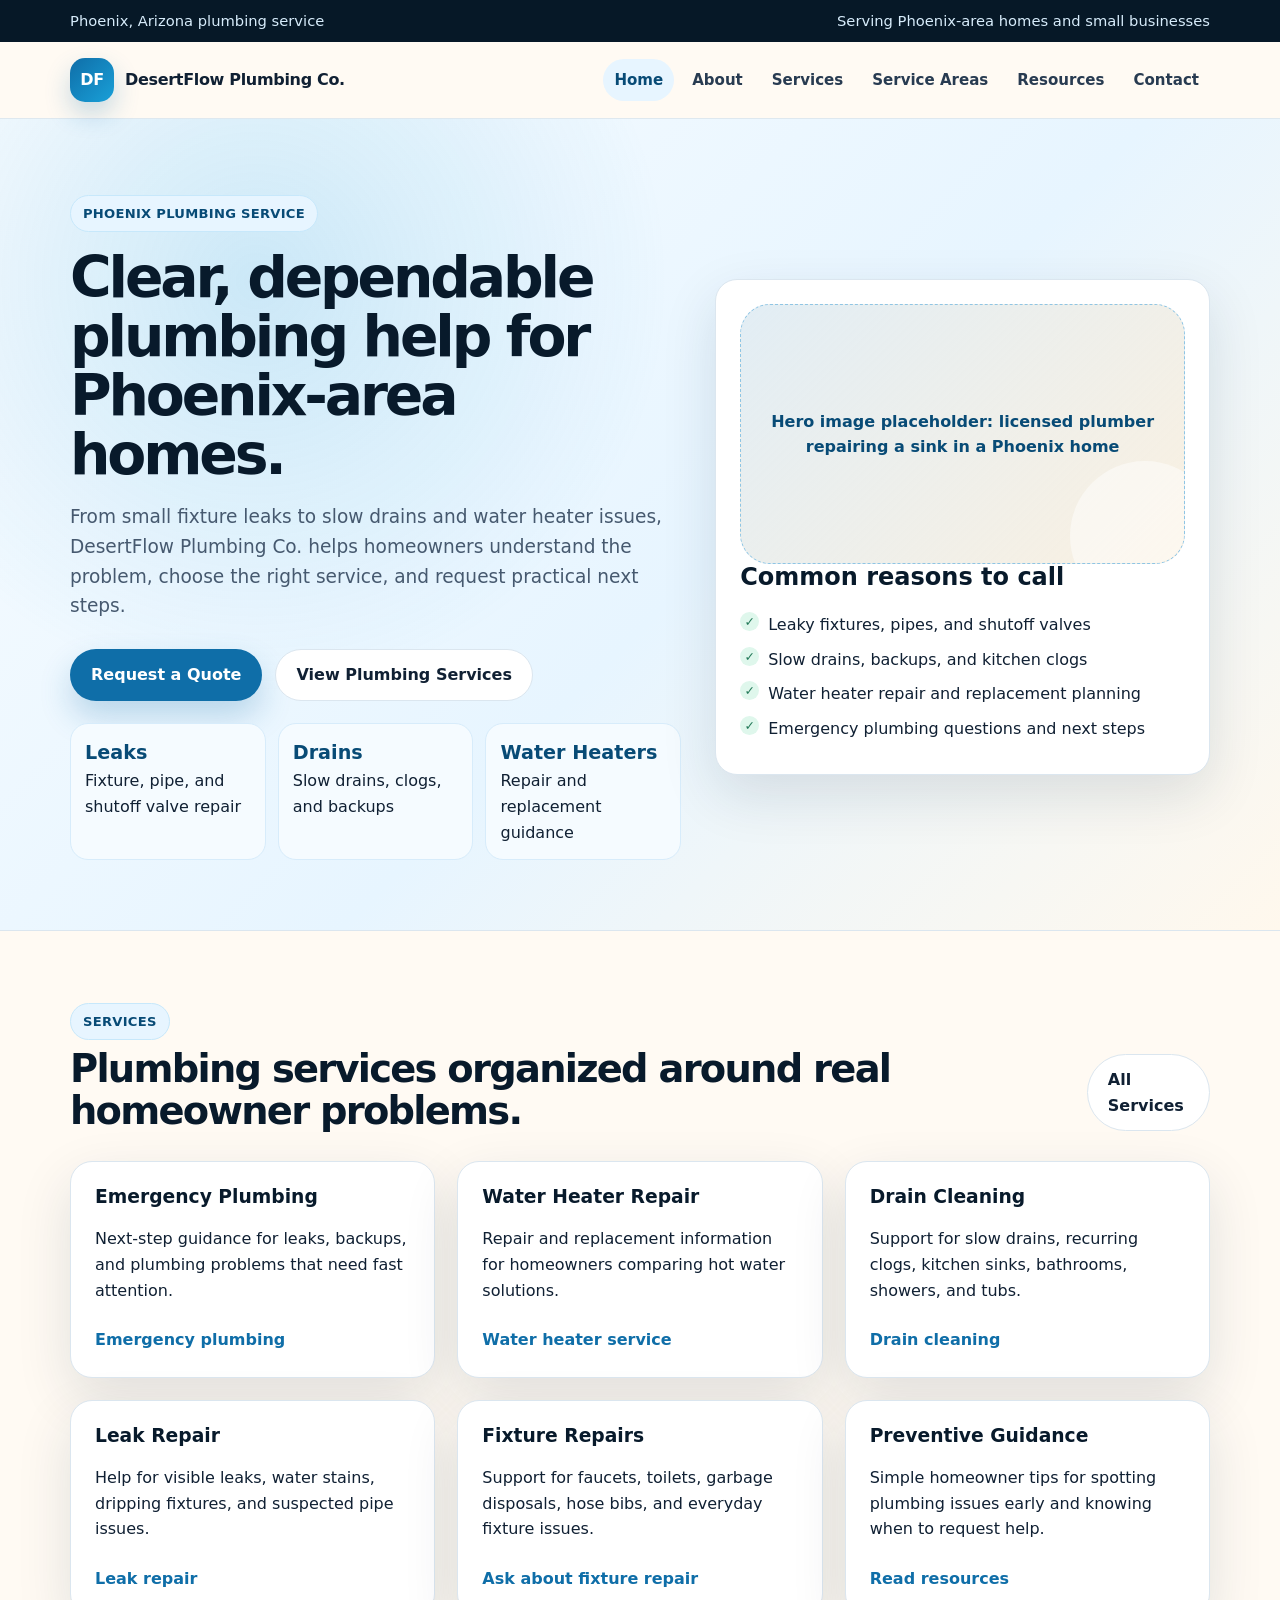
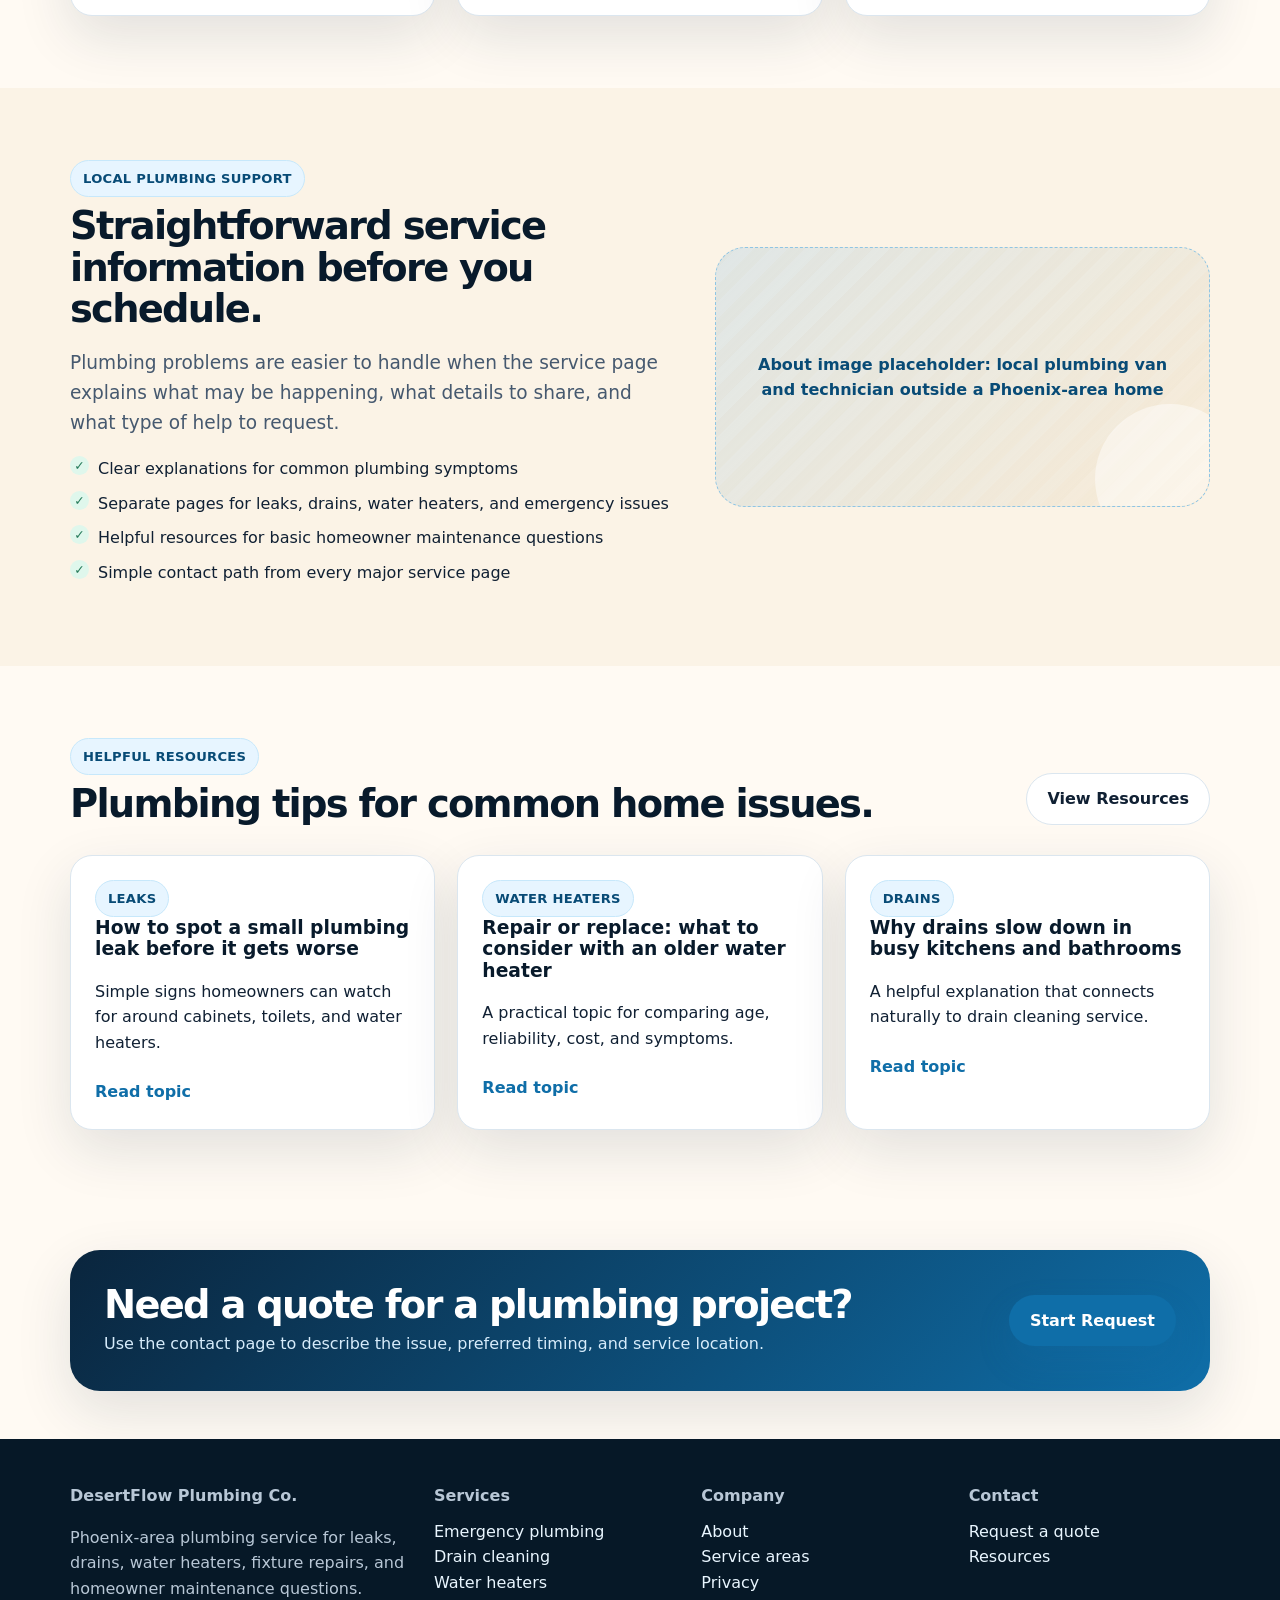
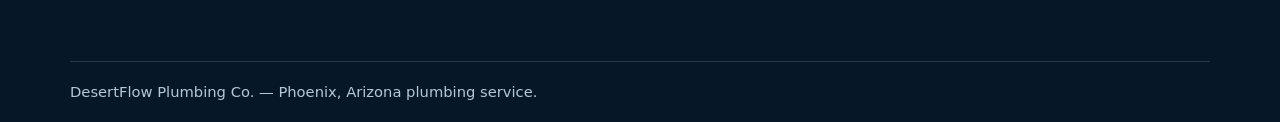
<file: index.html>
<!doctype html>
<html lang="en">
<head>
  <meta charset="utf-8">
  <meta name="viewport" content="width=device-width, initial-scale=1">
  <title>DesertFlow Plumbing Co. | Phoenix Plumbing Repairs & Service</title>
  <meta name="description" content="DesertFlow Plumbing Co. is a Phoenix plumbing website for leak repair, drain cleaning, water heater service, emergency plumbing, and quote requests.">
  <link rel="stylesheet" href="assets/css/styles.css">
</head>
<body>
  <a class="skip-link" href="#main">Skip to content</a>
  <div class="topbar"><div class="container"><span>Phoenix, Arizona plumbing service</span><span>Serving Phoenix-area homes and small businesses</span></div></div>
  <header class="site-header">
    <nav class="container nav" aria-label="Main navigation">
      <a class="brand" href="index.html"><span class="brand-mark">DF</span><span>DesertFlow Plumbing Co.</span></a>
      <div class="nav-links">
        <a aria-current="page" href="index.html">Home</a>
        <a href="about.html">About</a>
        <a href="services.html">Services</a>
        <a href="service-areas.html">Service Areas</a>
        <a href="resources.html">Resources</a>
        <a href="contact.html">Contact</a>
      </div>
    </nav>
  </header>

  <main id="main">
    <section class="hero">
      <div class="container hero-grid">
        <div>
          <span class="eyebrow">Phoenix Plumbing Service</span>
          <h1>Clear, dependable plumbing help for Phoenix-area homes.</h1>
          <p>From small fixture leaks to slow drains and water heater issues, DesertFlow Plumbing Co. helps homeowners understand the problem, choose the right service, and request practical next steps.</p>
          <div class="hero-actions">
            <a class="btn btn-primary" href="contact.html">Request a Quote</a>
            <a class="btn btn-secondary" href="services.html">View Plumbing Services</a>
          </div>
          <div class="stats" aria-label="Plumbing service highlights">
            <div class="stat"><strong>Leaks</strong><span>Fixture, pipe, and shutoff valve repair</span></div>
            <div class="stat"><strong>Drains</strong><span>Slow drains, clogs, and backups</span></div>
            <div class="stat"><strong>Water Heaters</strong><span>Repair and replacement guidance</span></div>
          </div>
        </div>
        <aside class="hero-card" aria-label="Image placeholder and service summary">
          <div class="placeholder"><span>Hero image placeholder: licensed plumber repairing a sink in a Phoenix home</span></div>
          <h2>Common reasons to call</h2>
          <ul class="check-list">
            <li>Leaky fixtures, pipes, and shutoff valves</li>
            <li>Slow drains, backups, and kitchen clogs</li>
            <li>Water heater repair and replacement planning</li>
            <li>Emergency plumbing questions and next steps</li>
          </ul>
        </aside>
      </div>
    </section>

    <section class="section">
      <div class="container">
        <div class="section-head">
          <div><span class="tag">Services</span><h2>Plumbing services organized around real homeowner problems.</h2></div>
          <a class="btn btn-secondary" href="services.html">All Services</a>
        </div>
        <div class="grid-3">
          <article class="service-card"><h3>Emergency Plumbing</h3><p>Next-step guidance for leaks, backups, and plumbing problems that need fast attention.</p><a href="emergency-plumbing.html">Emergency plumbing</a></article>
          <article class="service-card"><h3>Water Heater Repair</h3><p>Repair and replacement information for homeowners comparing hot water solutions.</p><a href="water-heater-repair.html">Water heater service</a></article>
          <article class="service-card"><h3>Drain Cleaning</h3><p>Support for slow drains, recurring clogs, kitchen sinks, bathrooms, showers, and tubs.</p><a href="drain-cleaning.html">Drain cleaning</a></article>
          <article class="service-card"><h3>Leak Repair</h3><p>Help for visible leaks, water stains, dripping fixtures, and suspected pipe issues.</p><a href="leak-repair.html">Leak repair</a></article>
          <article class="service-card"><h3>Fixture Repairs</h3><p>Support for faucets, toilets, garbage disposals, hose bibs, and everyday fixture issues.</p><a href="contact.html">Ask about fixture repair</a></article>
          <article class="service-card"><h3>Preventive Guidance</h3><p>Simple homeowner tips for spotting plumbing issues early and knowing when to request help.</p><a href="resources.html">Read resources</a></article>
        </div>
      </div>
    </section>

    <section class="section alt">
      <div class="container two-col">
        <div>
          <span class="tag">Local Plumbing Support</span>
          <h2>Straightforward service information before you schedule.</h2>
          <p class="lead">Plumbing problems are easier to handle when the service page explains what may be happening, what details to share, and what type of help to request.</p>
          <ul class="check-list">
            <li>Clear explanations for common plumbing symptoms</li>
            <li>Separate pages for leaks, drains, water heaters, and emergency issues</li>
            <li>Helpful resources for basic homeowner maintenance questions</li>
            <li>Simple contact path from every major service page</li>
          </ul>
        </div>
        <div class="placeholder"><span>About image placeholder: local plumbing van and technician outside a Phoenix-area home</span></div>
      </div>
    </section>

    <section class="section">
      <div class="container">
        <div class="section-head">
          <div><span class="tag">Helpful Resources</span><h2>Plumbing tips for common home issues.</h2></div>
          <a class="btn btn-secondary" href="resources.html">View Resources</a>
        </div>
        <div class="grid-3">
          <article class="resource-card"><span class="pill">Leaks</span><h3>How to spot a small plumbing leak before it gets worse</h3><p>Simple signs homeowners can watch for around cabinets, toilets, and water heaters.</p><a href="resources.html">Read topic</a></article>
          <article class="resource-card"><span class="pill">Water Heaters</span><h3>Repair or replace: what to consider with an older water heater</h3><p>A practical topic for comparing age, reliability, cost, and symptoms.</p><a href="resources.html">Read topic</a></article>
          <article class="resource-card"><span class="pill">Drains</span><h3>Why drains slow down in busy kitchens and bathrooms</h3><p>A helpful explanation that connects naturally to drain cleaning service.</p><a href="resources.html">Read topic</a></article>
        </div>
      </div>
    </section>

    <section class="section compact">
      <div class="container cta-band">
        <div><h2>Need a quote for a plumbing project?</h2><p>Use the contact page to describe the issue, preferred timing, and service location.</p></div>
        <a class="btn btn-primary" href="contact.html">Start Request</a>
      </div>
    </section>
  </main>

  <footer class="site-footer">
    <div class="container footer-grid">
      <div><p class="footer-title">DesertFlow Plumbing Co.</p><p>Phoenix-area plumbing service for leaks, drains, water heaters, fixture repairs, and homeowner maintenance questions.</p></div>
      <div><p class="footer-title">Services</p><a href="emergency-plumbing.html">Emergency plumbing</a><br><a href="drain-cleaning.html">Drain cleaning</a><br><a href="water-heater-repair.html">Water heaters</a></div>
      <div><p class="footer-title">Company</p><a href="about.html">About</a><br><a href="service-areas.html">Service areas</a><br><a href="privacy.html">Privacy</a></div>
      <div><p class="footer-title">Contact</p><a href="contact.html">Request a quote</a><br><a href="resources.html">Resources</a></div>
    </div>
    <div class="container copyright">DesertFlow Plumbing Co. — Phoenix, Arizona plumbing service.</div>
  </footer>
</body>
</html>
</file>
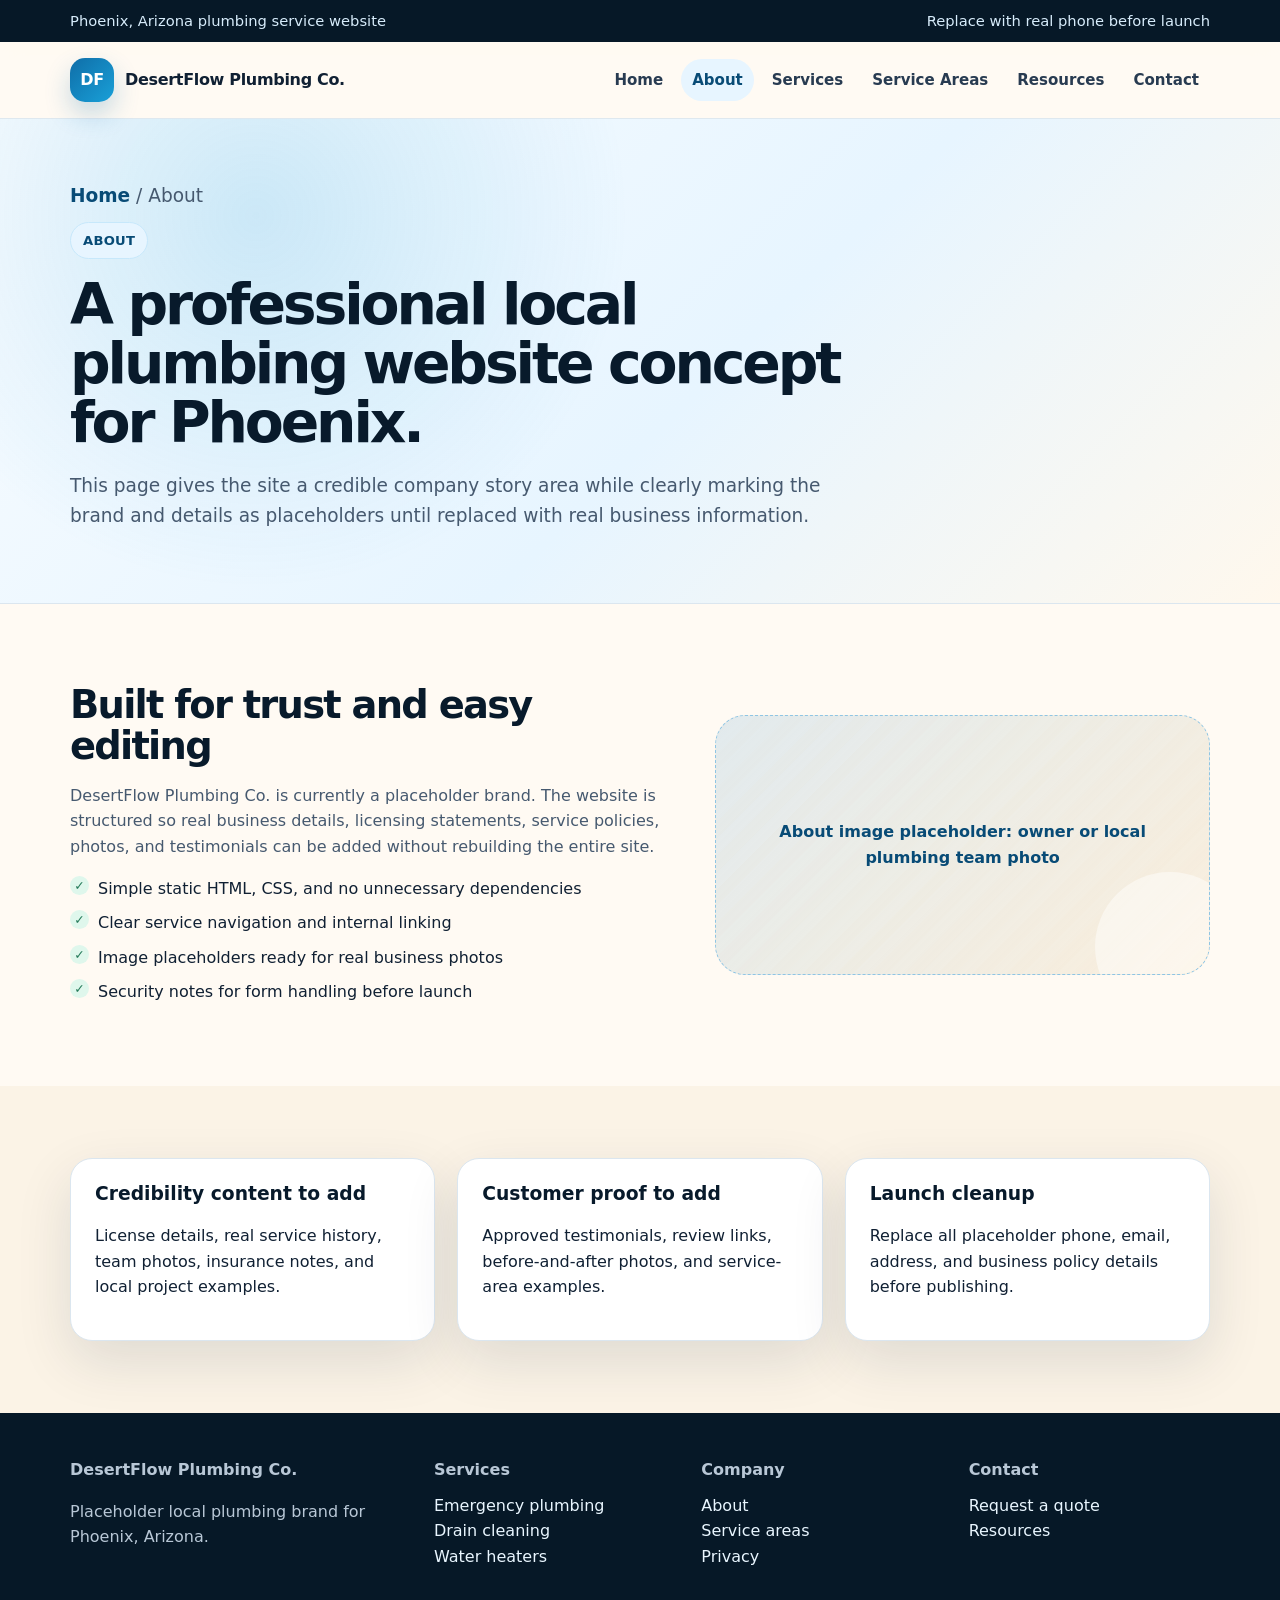
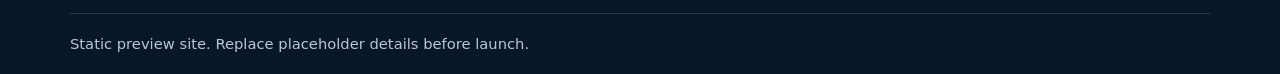
<file: about.html>
<!doctype html>
<html lang="en">
<head>
  <meta charset="utf-8">
  <meta name="viewport" content="width=device-width, initial-scale=1">
  <title>About DesertFlow Plumbing Co. | Phoenix Plumbing Website</title>
  <meta name="description" content="About page for DesertFlow Plumbing Co., a Phoenix plumbing website concept focused on clear service information, practical quote requests, and helpful resources.">
  <link rel="stylesheet" href="assets/css/styles.css">
</head>
<body>
  <a class="skip-link" href="#main">Skip to content</a>
  <div class="topbar"><div class="container"><span>Phoenix, Arizona plumbing service website</span><span>Replace with real phone before launch</span></div></div>
  <header class="site-header"><nav class="container nav" aria-label="Main navigation"><a class="brand" href="index.html"><span class="brand-mark">DF</span><span>DesertFlow Plumbing Co.</span></a><div class="nav-links"><a href="index.html">Home</a><a aria-current="page" href="about.html">About</a><a href="services.html">Services</a><a href="service-areas.html">Service Areas</a><a href="resources.html">Resources</a><a href="contact.html">Contact</a></div></nav></header>
  <main id="main">
    <section class="page-hero"><div class="container"><p class="breadcrumbs"><a href="index.html">Home</a> / About</p><span class="eyebrow">About</span><h1>A professional local plumbing website concept for Phoenix.</h1><p>This page gives the site a credible company story area while clearly marking the brand and details as placeholders until replaced with real business information.</p></div></section>
    <section class="section"><div class="container two-col"><div class="content"><h2>Built for trust and easy editing</h2><p>DesertFlow Plumbing Co. is currently a placeholder brand. The website is structured so real business details, licensing statements, service policies, photos, and testimonials can be added without rebuilding the entire site.</p><ul class="check-list"><li>Simple static HTML, CSS, and no unnecessary dependencies</li><li>Clear service navigation and internal linking</li><li>Image placeholders ready for real business photos</li><li>Security notes for form handling before launch</li></ul></div><div class="placeholder"><span>About image placeholder: owner or local plumbing team photo</span></div></div></section>
    <section class="section alt"><div class="container grid-3"><article class="card"><h3>Credibility content to add</h3><p>License details, real service history, team photos, insurance notes, and local project examples.</p></article><article class="card"><h3>Customer proof to add</h3><p>Approved testimonials, review links, before-and-after photos, and service-area examples.</p></article><article class="card"><h3>Launch cleanup</h3><p>Replace all placeholder phone, email, address, and business policy details before publishing.</p></article></div></section>
  </main>
  <footer class="site-footer"><div class="container footer-grid"><div><p class="footer-title">DesertFlow Plumbing Co.</p><p>Placeholder local plumbing brand for Phoenix, Arizona.</p></div><div><p class="footer-title">Services</p><a href="emergency-plumbing.html">Emergency plumbing</a><br><a href="drain-cleaning.html">Drain cleaning</a><br><a href="water-heater-repair.html">Water heaters</a></div><div><p class="footer-title">Company</p><a href="about.html">About</a><br><a href="service-areas.html">Service areas</a><br><a href="privacy.html">Privacy</a></div><div><p class="footer-title">Contact</p><a href="contact.html">Request a quote</a><br><a href="resources.html">Resources</a></div></div><div class="container copyright">Static preview site. Replace placeholder details before launch.</div></footer>
</body>
</html>
</file>
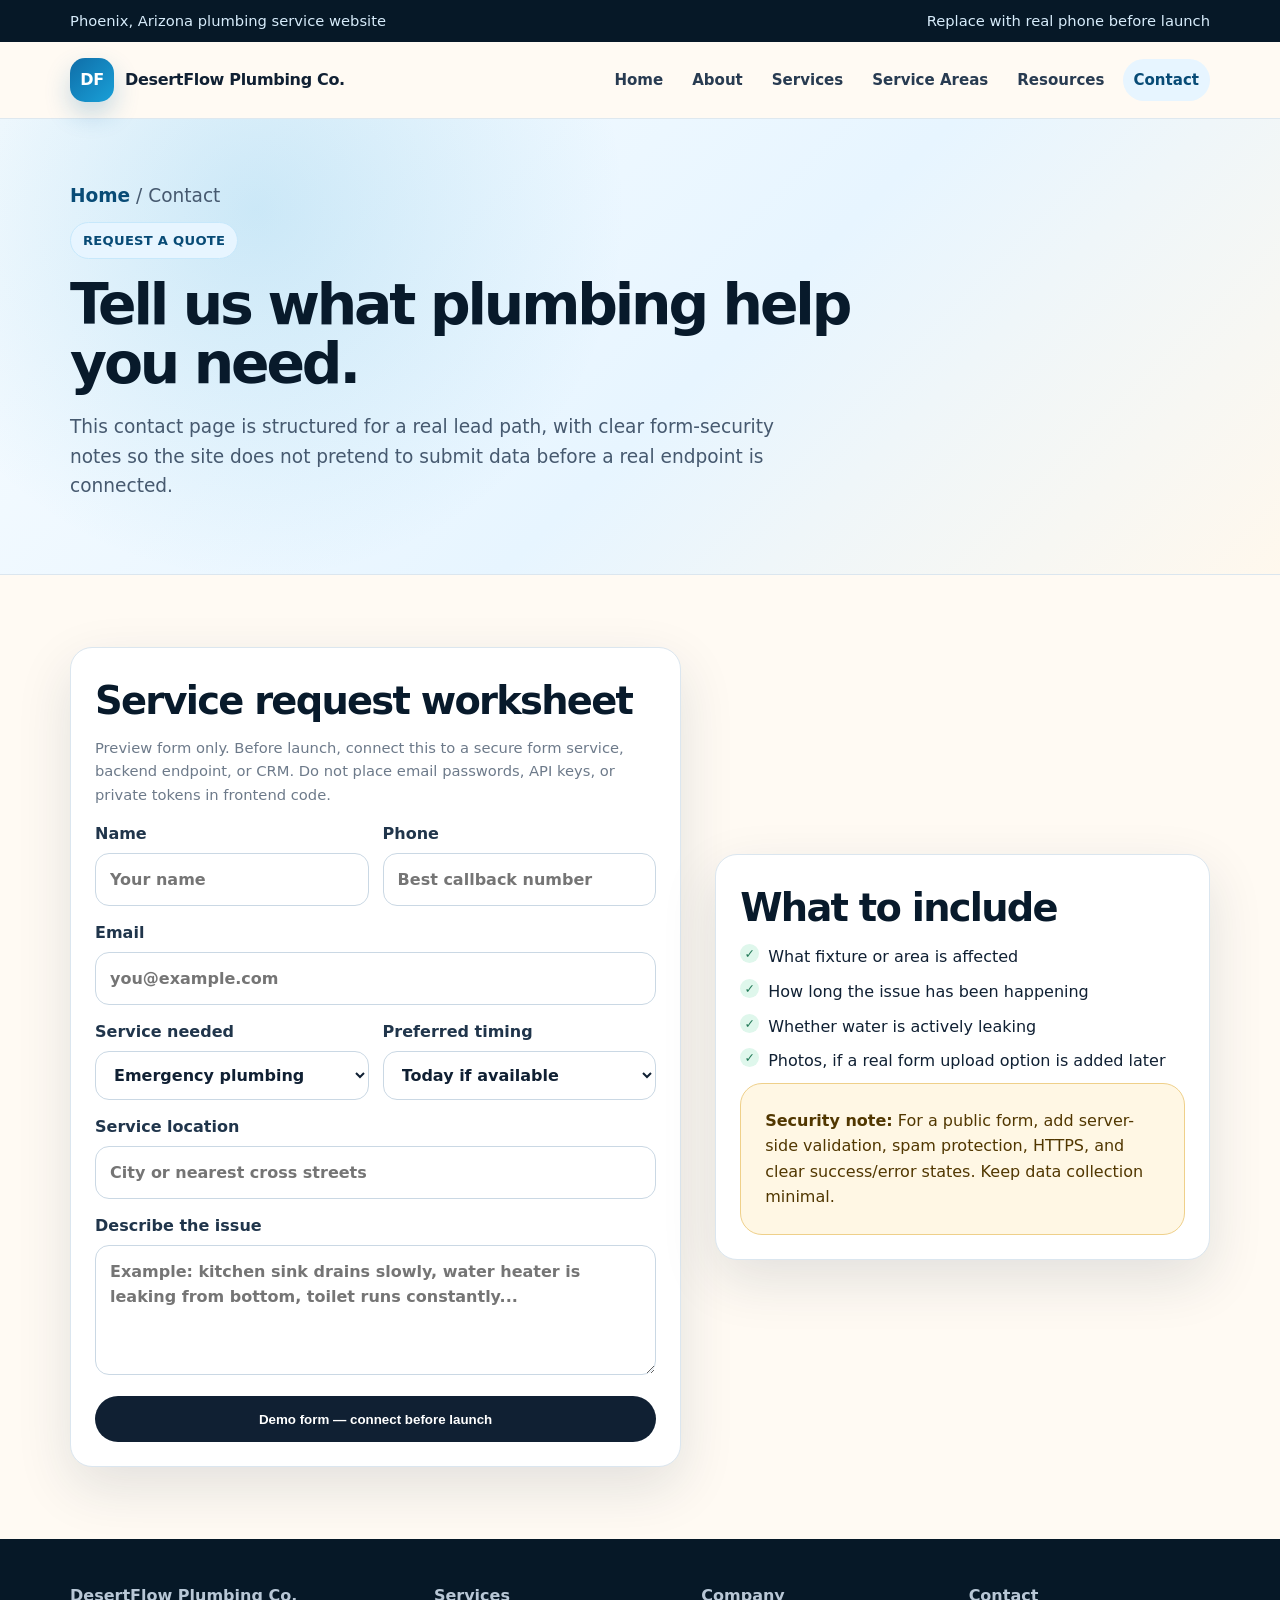
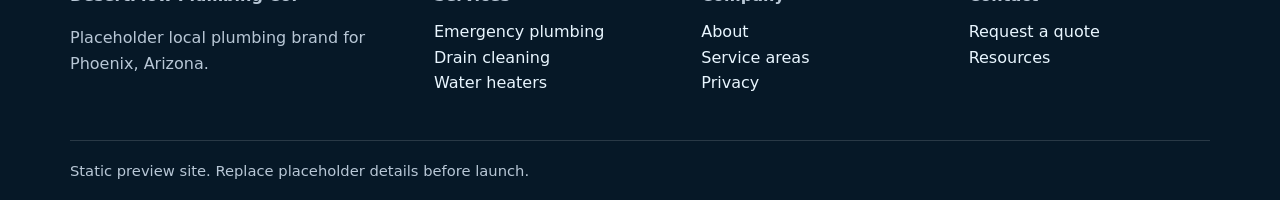
<file: contact.html>
<!doctype html>
<html lang="en">
<head>
  <meta charset="utf-8">
  <meta name="viewport" content="width=device-width, initial-scale=1">
  <title>Contact DesertFlow Plumbing Co. | Phoenix Plumbing Quote Request</title>
  <meta name="description" content="Contact page for a Phoenix plumbing website with a clear quote request worksheet, service details, and form security notes for launch.">
  <link rel="stylesheet" href="assets/css/styles.css">
</head>
<body>
  <a class="skip-link" href="#main">Skip to content</a>
  <div class="topbar"><div class="container"><span>Phoenix, Arizona plumbing service website</span><span>Replace with real phone before launch</span></div></div>
  <header class="site-header"><nav class="container nav" aria-label="Main navigation"><a class="brand" href="index.html"><span class="brand-mark">DF</span><span>DesertFlow Plumbing Co.</span></a><div class="nav-links"><a href="index.html">Home</a><a href="about.html">About</a><a href="services.html">Services</a><a href="service-areas.html">Service Areas</a><a href="resources.html">Resources</a><a aria-current="page" href="contact.html">Contact</a></div></nav></header>
  <main id="main">
    <section class="page-hero"><div class="container"><p class="breadcrumbs"><a href="index.html">Home</a> / Contact</p><span class="eyebrow">Request a Quote</span><h1>Tell us what plumbing help you need.</h1><p>This contact page is structured for a real lead path, with clear form-security notes so the site does not pretend to submit data before a real endpoint is connected.</p></div></section>
    <section class="section"><div class="container split"><div class="form-card"><h2>Service request worksheet</h2><p class="form-note">Preview form only. Before launch, connect this to a secure form service, backend endpoint, or CRM. Do not place email passwords, API keys, or private tokens in frontend code.</p><form class="form"><div class="form-row"><label>Name<input type="text" name="name" autocomplete="name" placeholder="Your name"></label><label>Phone<input type="tel" name="phone" autocomplete="tel" placeholder="Best callback number"></label></div><label>Email<input type="email" name="email" autocomplete="email" placeholder="you@example.com"></label><div class="form-row"><label>Service needed<select name="service"><option>Emergency plumbing</option><option>Water heater repair</option><option>Drain cleaning</option><option>Leak repair</option><option>Fixture repair</option><option>Not sure yet</option></select></label><label>Preferred timing<select name="timing"><option>Today if available</option><option>This week</option><option>Flexible</option><option>Planning ahead</option></select></label></div><label>Service location<input type="text" name="location" placeholder="City or nearest cross streets"></label><label>Describe the issue<textarea name="message" placeholder="Example: kitchen sink drains slowly, water heater is leaking from bottom, toilet runs constantly..."></textarea></label><button class="btn btn-dark" type="button">Demo form — connect before launch</button></form></div><aside class="contact-card"><h2>What to include</h2><ul class="check-list"><li>What fixture or area is affected</li><li>How long the issue has been happening</li><li>Whether water is actively leaking</li><li>Photos, if a real form upload option is added later</li></ul><div class="notice"><strong>Security note:</strong> For a public form, add server-side validation, spam protection, HTTPS, and clear success/error states. Keep data collection minimal.</div></aside></div></section>
  </main>
  <footer class="site-footer"><div class="container footer-grid"><div><p class="footer-title">DesertFlow Plumbing Co.</p><p>Placeholder local plumbing brand for Phoenix, Arizona.</p></div><div><p class="footer-title">Services</p><a href="emergency-plumbing.html">Emergency plumbing</a><br><a href="drain-cleaning.html">Drain cleaning</a><br><a href="water-heater-repair.html">Water heaters</a></div><div><p class="footer-title">Company</p><a href="about.html">About</a><br><a href="service-areas.html">Service areas</a><br><a href="privacy.html">Privacy</a></div><div><p class="footer-title">Contact</p><a href="contact.html">Request a quote</a><br><a href="resources.html">Resources</a></div></div><div class="container copyright">Static preview site. Replace placeholder details before launch.</div></footer>
</body>
</html>
</file>
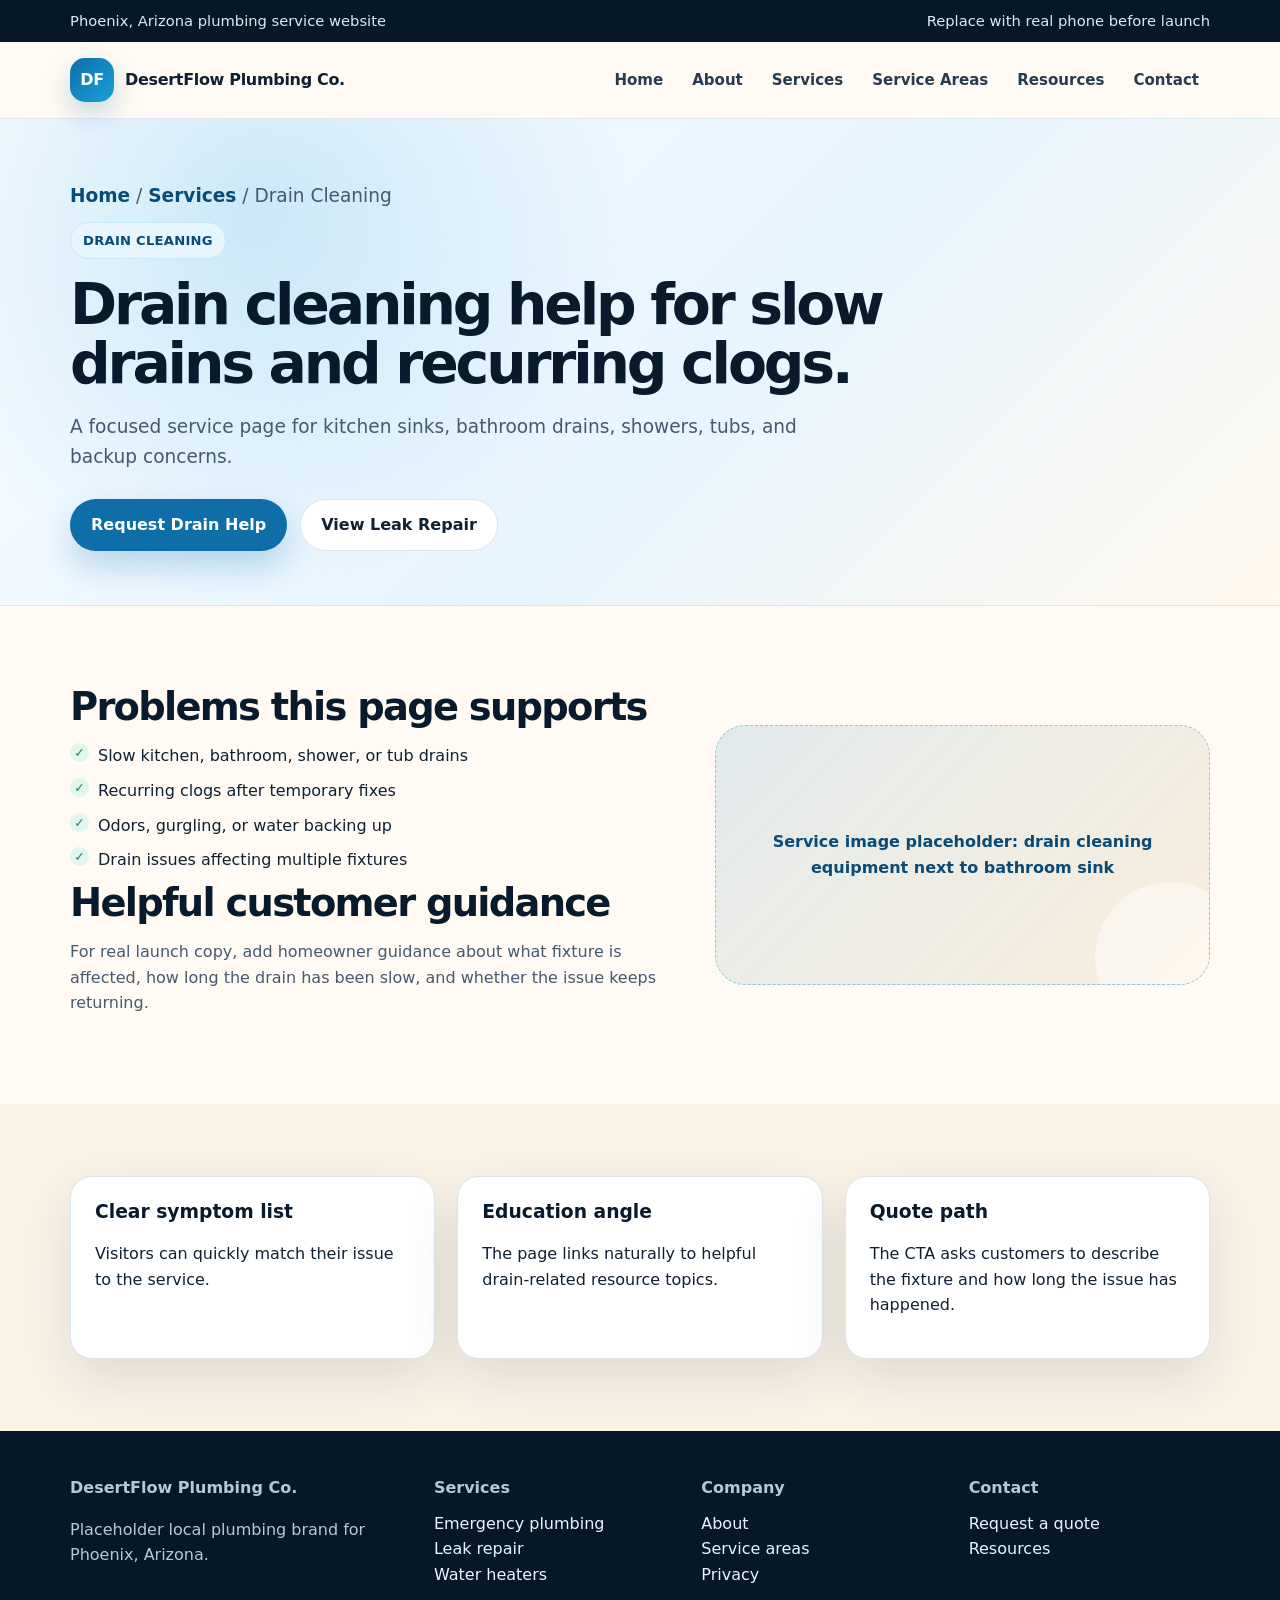
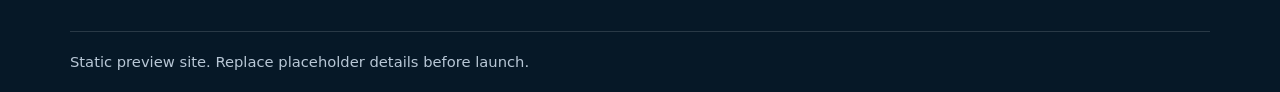
<file: drain-cleaning.html>
<!doctype html>
<html lang="en">
<head>
  <meta charset="utf-8">
  <meta name="viewport" content="width=device-width, initial-scale=1">
  <title>Drain Cleaning in Phoenix, AZ | DesertFlow Plumbing Co.</title>
  <meta name="description" content="Phoenix drain cleaning service page for slow sinks, shower drains, kitchen clogs, backups, and recurring drainage problems.">
  <link rel="stylesheet" href="assets/css/styles.css">
</head>
<body>
  <a class="skip-link" href="#main">Skip to content</a>
  <div class="topbar"><div class="container"><span>Phoenix, Arizona plumbing service website</span><span>Replace with real phone before launch</span></div></div>
  <header class="site-header"><nav class="container nav" aria-label="Main navigation"><a class="brand" href="index.html"><span class="brand-mark">DF</span><span>DesertFlow Plumbing Co.</span></a><div class="nav-links"><a href="index.html">Home</a><a href="about.html">About</a><a href="services.html">Services</a><a href="service-areas.html">Service Areas</a><a href="resources.html">Resources</a><a href="contact.html">Contact</a></div></nav></header>
  <main id="main">
    <section class="page-hero"><div class="container"><p class="breadcrumbs"><a href="index.html">Home</a> / <a href="services.html">Services</a> / Drain Cleaning</p><span class="eyebrow">Drain Cleaning</span><h1>Drain cleaning help for slow drains and recurring clogs.</h1><p>A focused service page for kitchen sinks, bathroom drains, showers, tubs, and backup concerns.</p><div class="hero-actions"><a class="btn btn-primary" href="contact.html">Request Drain Help</a><a class="btn btn-secondary" href="leak-repair.html">View Leak Repair</a></div></div></section>
    <section class="section"><div class="container two-col"><div class="content"><h2>Problems this page supports</h2><ul class="check-list"><li>Slow kitchen, bathroom, shower, or tub drains</li><li>Recurring clogs after temporary fixes</li><li>Odors, gurgling, or water backing up</li><li>Drain issues affecting multiple fixtures</li></ul><h2>Helpful customer guidance</h2><p>For real launch copy, add homeowner guidance about what fixture is affected, how long the drain has been slow, and whether the issue keeps returning.</p></div><div class="placeholder"><span>Service image placeholder: drain cleaning equipment next to bathroom sink</span></div></div></section>
    <section class="section alt"><div class="container grid-3"><article class="card"><h3>Clear symptom list</h3><p>Visitors can quickly match their issue to the service.</p></article><article class="card"><h3>Education angle</h3><p>The page links naturally to helpful drain-related resource topics.</p></article><article class="card"><h3>Quote path</h3><p>The CTA asks customers to describe the fixture and how long the issue has happened.</p></article></div></section>
  </main>
  <footer class="site-footer"><div class="container footer-grid"><div><p class="footer-title">DesertFlow Plumbing Co.</p><p>Placeholder local plumbing brand for Phoenix, Arizona.</p></div><div><p class="footer-title">Services</p><a href="emergency-plumbing.html">Emergency plumbing</a><br><a href="leak-repair.html">Leak repair</a><br><a href="water-heater-repair.html">Water heaters</a></div><div><p class="footer-title">Company</p><a href="about.html">About</a><br><a href="service-areas.html">Service areas</a><br><a href="privacy.html">Privacy</a></div><div><p class="footer-title">Contact</p><a href="contact.html">Request a quote</a><br><a href="resources.html">Resources</a></div></div><div class="container copyright">Static preview site. Replace placeholder details before launch.</div></footer>
</body>
</html>
</file>
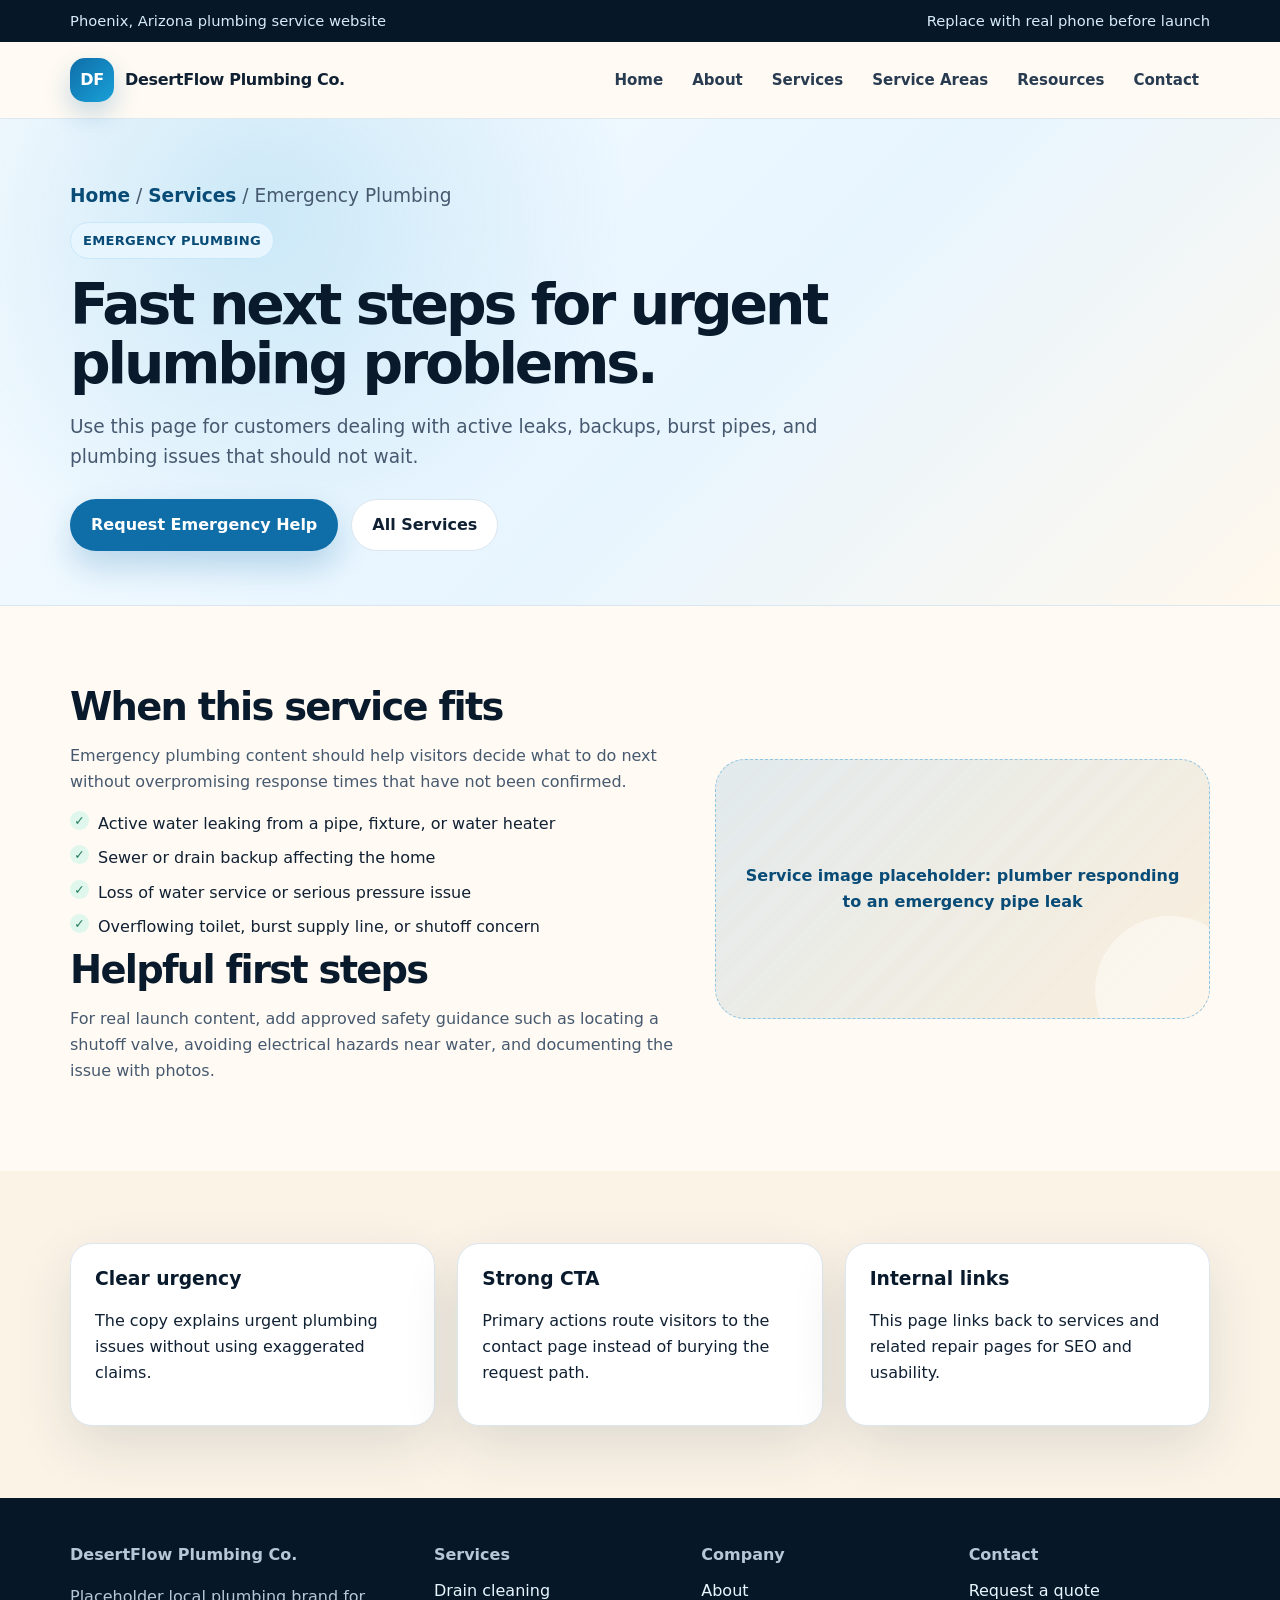
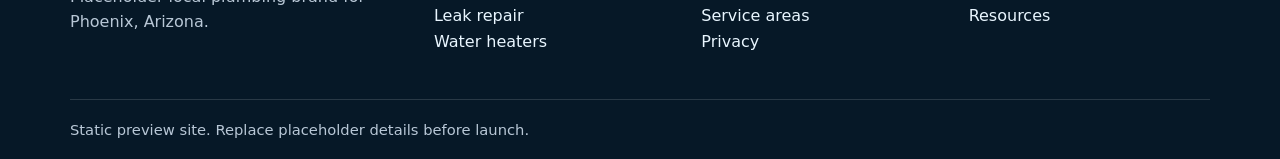
<file: emergency-plumbing.html>
<!doctype html>
<html lang="en">
<head>
  <meta charset="utf-8">
  <meta name="viewport" content="width=device-width, initial-scale=1">
  <title>Emergency Plumbing in Phoenix, AZ | DesertFlow Plumbing Co.</title>
  <meta name="description" content="Emergency plumbing service page for Phoenix homeowners dealing with active leaks, backups, burst pipes, and urgent plumbing issues.">
  <link rel="stylesheet" href="assets/css/styles.css">
</head>
<body>
  <a class="skip-link" href="#main">Skip to content</a>
  <div class="topbar"><div class="container"><span>Phoenix, Arizona plumbing service website</span><span>Replace with real phone before launch</span></div></div>
  <header class="site-header"><nav class="container nav" aria-label="Main navigation"><a class="brand" href="index.html"><span class="brand-mark">DF</span><span>DesertFlow Plumbing Co.</span></a><div class="nav-links"><a href="index.html">Home</a><a href="about.html">About</a><a href="services.html">Services</a><a href="service-areas.html">Service Areas</a><a href="resources.html">Resources</a><a href="contact.html">Contact</a></div></nav></header>
  <main id="main">
    <section class="page-hero"><div class="container"><p class="breadcrumbs"><a href="index.html">Home</a> / <a href="services.html">Services</a> / Emergency Plumbing</p><span class="eyebrow">Emergency Plumbing</span><h1>Fast next steps for urgent plumbing problems.</h1><p>Use this page for customers dealing with active leaks, backups, burst pipes, and plumbing issues that should not wait.</p><div class="hero-actions"><a class="btn btn-primary" href="contact.html">Request Emergency Help</a><a class="btn btn-secondary" href="services.html">All Services</a></div></div></section>
    <section class="section"><div class="container two-col"><div class="content"><h2>When this service fits</h2><p>Emergency plumbing content should help visitors decide what to do next without overpromising response times that have not been confirmed.</p><ul class="check-list"><li>Active water leaking from a pipe, fixture, or water heater</li><li>Sewer or drain backup affecting the home</li><li>Loss of water service or serious pressure issue</li><li>Overflowing toilet, burst supply line, or shutoff concern</li></ul><h2>Helpful first steps</h2><p>For real launch content, add approved safety guidance such as locating a shutoff valve, avoiding electrical hazards near water, and documenting the issue with photos.</p></div><div class="placeholder"><span>Service image placeholder: plumber responding to an emergency pipe leak</span></div></div></section>
    <section class="section alt"><div class="container grid-3"><article class="card"><h3>Clear urgency</h3><p>The copy explains urgent plumbing issues without using exaggerated claims.</p></article><article class="card"><h3>Strong CTA</h3><p>Primary actions route visitors to the contact page instead of burying the request path.</p></article><article class="card"><h3>Internal links</h3><p>This page links back to services and related repair pages for SEO and usability.</p></article></div></section>
  </main>
  <footer class="site-footer"><div class="container footer-grid"><div><p class="footer-title">DesertFlow Plumbing Co.</p><p>Placeholder local plumbing brand for Phoenix, Arizona.</p></div><div><p class="footer-title">Services</p><a href="drain-cleaning.html">Drain cleaning</a><br><a href="leak-repair.html">Leak repair</a><br><a href="water-heater-repair.html">Water heaters</a></div><div><p class="footer-title">Company</p><a href="about.html">About</a><br><a href="service-areas.html">Service areas</a><br><a href="privacy.html">Privacy</a></div><div><p class="footer-title">Contact</p><a href="contact.html">Request a quote</a><br><a href="resources.html">Resources</a></div></div><div class="container copyright">Static preview site. Replace placeholder details before launch.</div></footer>
</body>
</html>
</file>
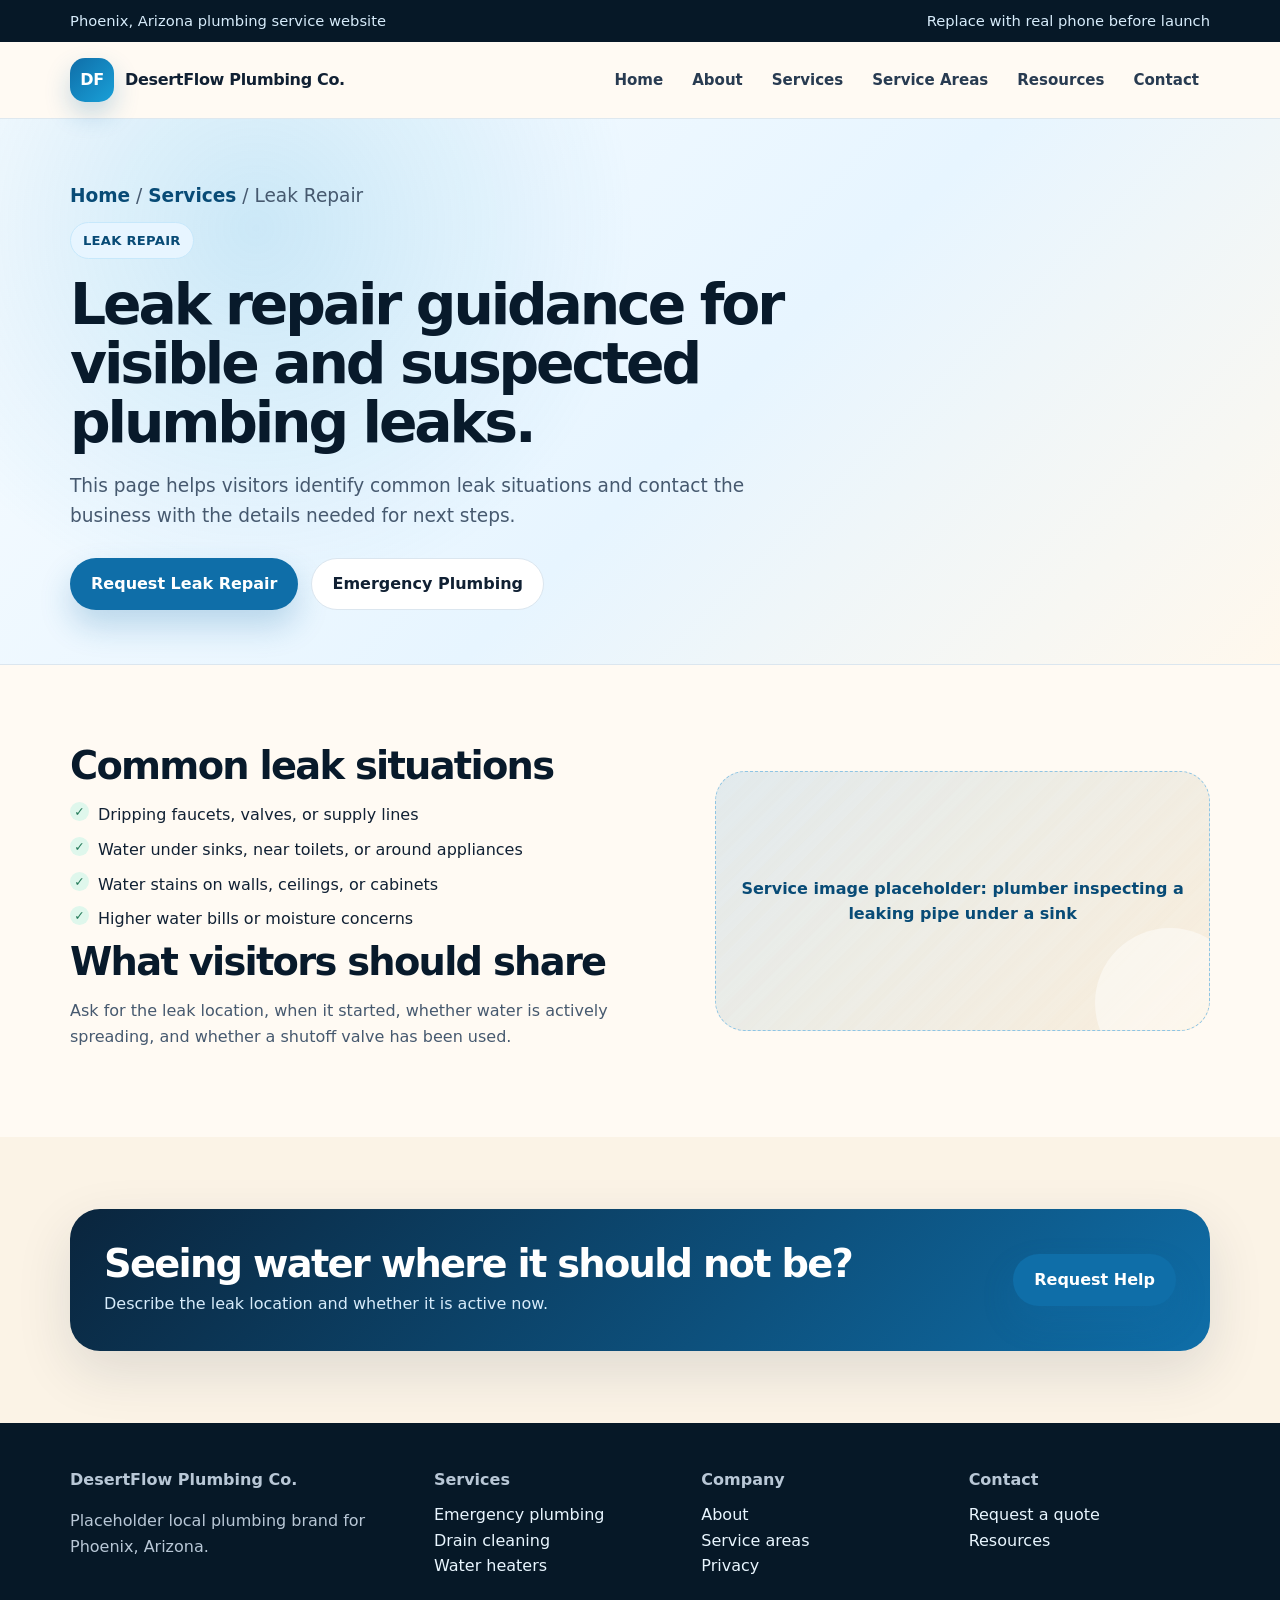
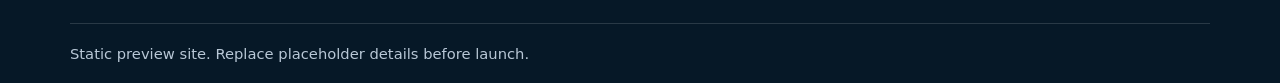
<file: leak-repair.html>
<!doctype html>
<html lang="en">
<head>
  <meta charset="utf-8">
  <meta name="viewport" content="width=device-width, initial-scale=1">
  <title>Leak Repair in Phoenix, AZ | DesertFlow Plumbing Co.</title>
  <meta name="description" content="Phoenix leak repair service page for dripping fixtures, visible water, moisture stains, pipe leaks, and suspected plumbing leaks.">
  <link rel="stylesheet" href="assets/css/styles.css">
</head>
<body>
  <a class="skip-link" href="#main">Skip to content</a>
  <div class="topbar"><div class="container"><span>Phoenix, Arizona plumbing service website</span><span>Replace with real phone before launch</span></div></div>
  <header class="site-header"><nav class="container nav" aria-label="Main navigation"><a class="brand" href="index.html"><span class="brand-mark">DF</span><span>DesertFlow Plumbing Co.</span></a><div class="nav-links"><a href="index.html">Home</a><a href="about.html">About</a><a href="services.html">Services</a><a href="service-areas.html">Service Areas</a><a href="resources.html">Resources</a><a href="contact.html">Contact</a></div></nav></header>
  <main id="main">
    <section class="page-hero"><div class="container"><p class="breadcrumbs"><a href="index.html">Home</a> / <a href="services.html">Services</a> / Leak Repair</p><span class="eyebrow">Leak Repair</span><h1>Leak repair guidance for visible and suspected plumbing leaks.</h1><p>This page helps visitors identify common leak situations and contact the business with the details needed for next steps.</p><div class="hero-actions"><a class="btn btn-primary" href="contact.html">Request Leak Repair</a><a class="btn btn-secondary" href="emergency-plumbing.html">Emergency Plumbing</a></div></div></section>
    <section class="section"><div class="container two-col"><div class="content"><h2>Common leak situations</h2><ul class="check-list"><li>Dripping faucets, valves, or supply lines</li><li>Water under sinks, near toilets, or around appliances</li><li>Water stains on walls, ceilings, or cabinets</li><li>Higher water bills or moisture concerns</li></ul><h2>What visitors should share</h2><p>Ask for the leak location, when it started, whether water is actively spreading, and whether a shutoff valve has been used.</p></div><div class="placeholder"><span>Service image placeholder: plumber inspecting a leaking pipe under a sink</span></div></div></section>
    <section class="section alt"><div class="container cta-band"><div><h2>Seeing water where it should not be?</h2><p>Describe the leak location and whether it is active now.</p></div><a class="btn btn-primary" href="contact.html">Request Help</a></div></section>
  </main>
  <footer class="site-footer"><div class="container footer-grid"><div><p class="footer-title">DesertFlow Plumbing Co.</p><p>Placeholder local plumbing brand for Phoenix, Arizona.</p></div><div><p class="footer-title">Services</p><a href="emergency-plumbing.html">Emergency plumbing</a><br><a href="drain-cleaning.html">Drain cleaning</a><br><a href="water-heater-repair.html">Water heaters</a></div><div><p class="footer-title">Company</p><a href="about.html">About</a><br><a href="service-areas.html">Service areas</a><br><a href="privacy.html">Privacy</a></div><div><p class="footer-title">Contact</p><a href="contact.html">Request a quote</a><br><a href="resources.html">Resources</a></div></div><div class="container copyright">Static preview site. Replace placeholder details before launch.</div></footer>
</body>
</html>
</file>
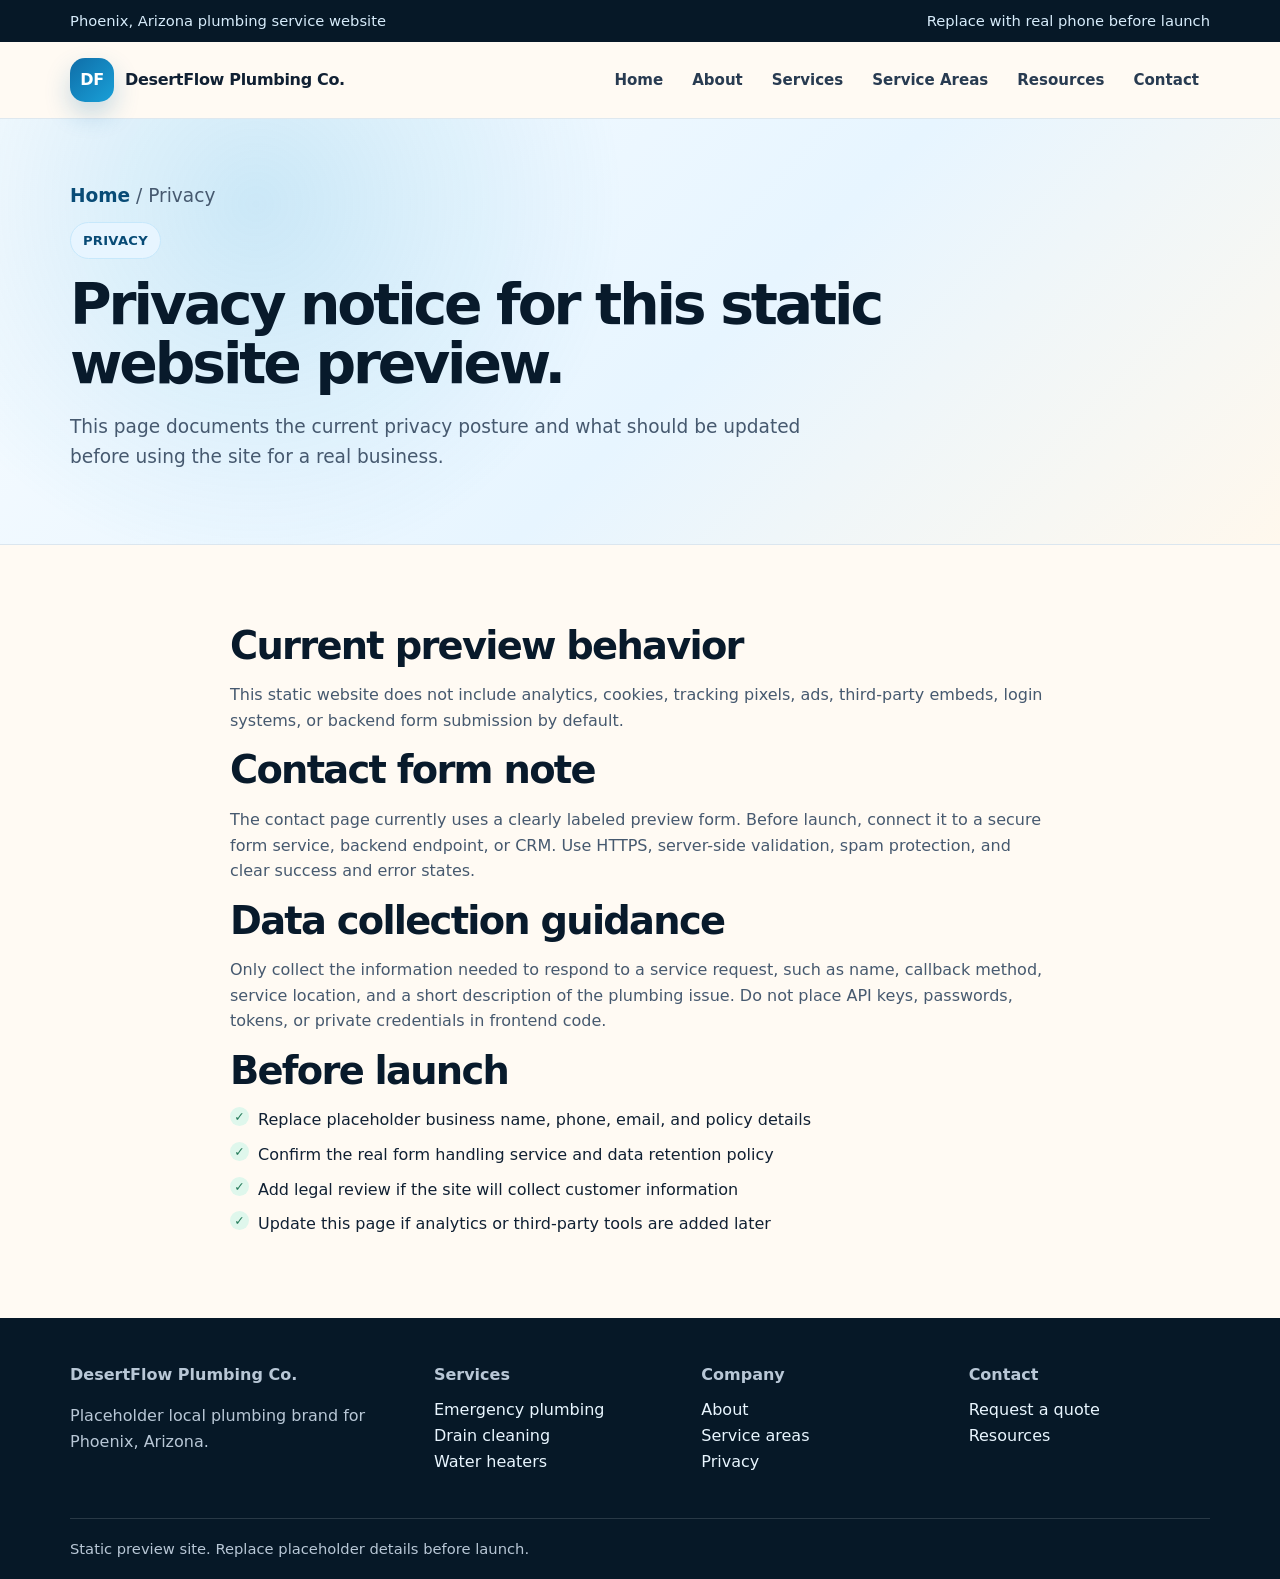
<file: privacy.html>
<!doctype html>
<html lang="en">
<head>
  <meta charset="utf-8">
  <meta name="viewport" content="width=device-width, initial-scale=1">
  <title>Privacy Notice | DesertFlow Plumbing Co.</title>
  <meta name="description" content="Privacy notice for the DesertFlow Plumbing Co. static website preview, including no default analytics, cookies, tracking scripts, or third-party embeds.">
  <link rel="stylesheet" href="assets/css/styles.css">
</head>
<body>
  <a class="skip-link" href="#main">Skip to content</a>
  <div class="topbar"><div class="container"><span>Phoenix, Arizona plumbing service website</span><span>Replace with real phone before launch</span></div></div>
  <header class="site-header"><nav class="container nav" aria-label="Main navigation"><a class="brand" href="index.html"><span class="brand-mark">DF</span><span>DesertFlow Plumbing Co.</span></a><div class="nav-links"><a href="index.html">Home</a><a href="about.html">About</a><a href="services.html">Services</a><a href="service-areas.html">Service Areas</a><a href="resources.html">Resources</a><a href="contact.html">Contact</a></div></nav></header>
  <main id="main">
    <section class="page-hero"><div class="container"><p class="breadcrumbs"><a href="index.html">Home</a> / Privacy</p><span class="eyebrow">Privacy</span><h1>Privacy notice for this static website preview.</h1><p>This page documents the current privacy posture and what should be updated before using the site for a real business.</p></div></section>
    <section class="section"><div class="container content"><h2>Current preview behavior</h2><p>This static website does not include analytics, cookies, tracking pixels, ads, third-party embeds, login systems, or backend form submission by default.</p><h2>Contact form note</h2><p>The contact page currently uses a clearly labeled preview form. Before launch, connect it to a secure form service, backend endpoint, or CRM. Use HTTPS, server-side validation, spam protection, and clear success and error states.</p><h2>Data collection guidance</h2><p>Only collect the information needed to respond to a service request, such as name, callback method, service location, and a short description of the plumbing issue. Do not place API keys, passwords, tokens, or private credentials in frontend code.</p><h2>Before launch</h2><ul class="check-list"><li>Replace placeholder business name, phone, email, and policy details</li><li>Confirm the real form handling service and data retention policy</li><li>Add legal review if the site will collect customer information</li><li>Update this page if analytics or third-party tools are added later</li></ul></div></section>
  </main>
  <footer class="site-footer"><div class="container footer-grid"><div><p class="footer-title">DesertFlow Plumbing Co.</p><p>Placeholder local plumbing brand for Phoenix, Arizona.</p></div><div><p class="footer-title">Services</p><a href="emergency-plumbing.html">Emergency plumbing</a><br><a href="drain-cleaning.html">Drain cleaning</a><br><a href="water-heater-repair.html">Water heaters</a></div><div><p class="footer-title">Company</p><a href="about.html">About</a><br><a href="service-areas.html">Service areas</a><br><a href="privacy.html">Privacy</a></div><div><p class="footer-title">Contact</p><a href="contact.html">Request a quote</a><br><a href="resources.html">Resources</a></div></div><div class="container copyright">Static preview site. Replace placeholder details before launch.</div></footer>
</body>
</html>
</file>
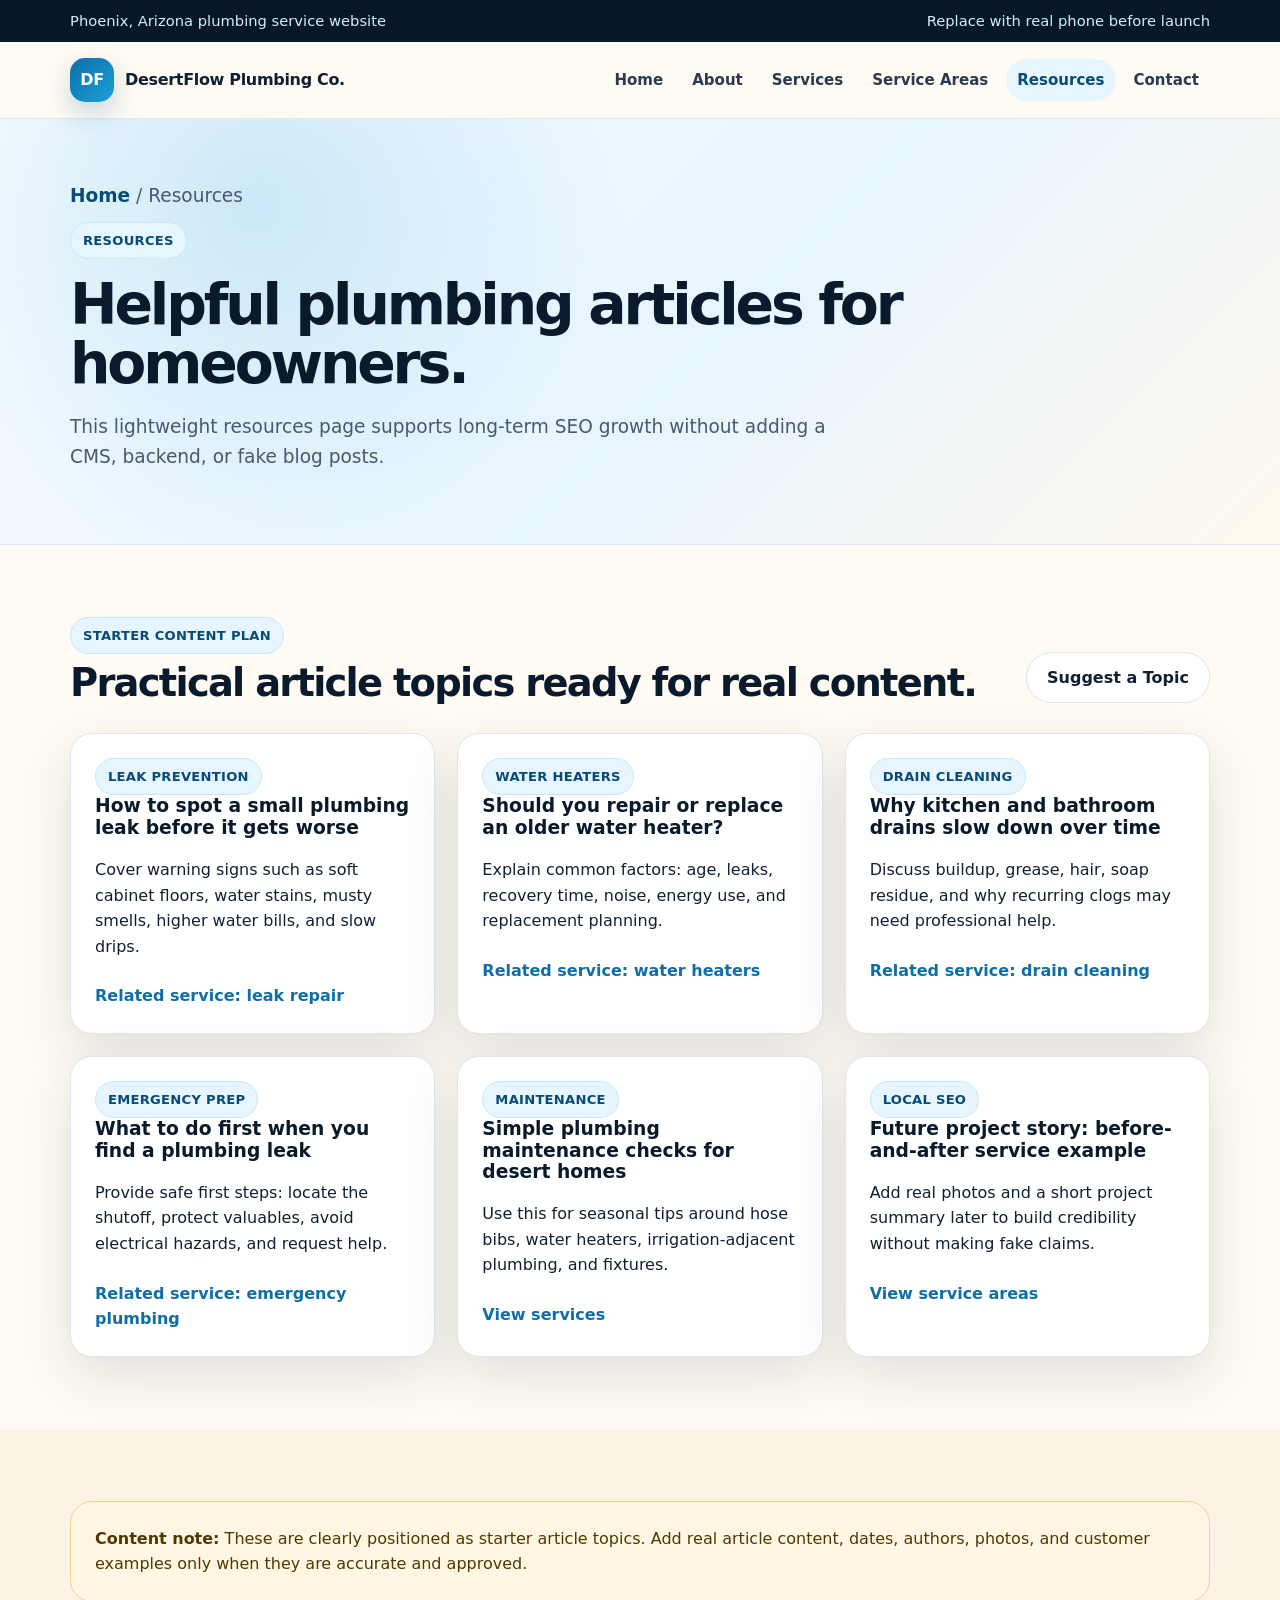
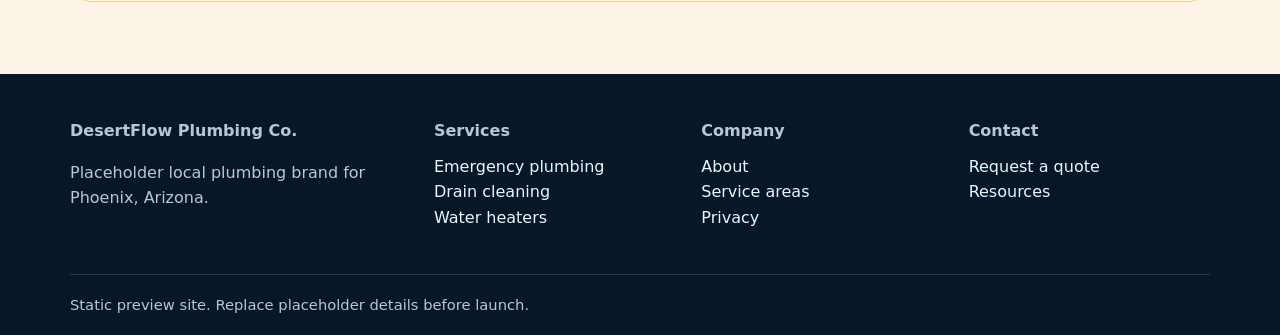
<file: resources.html>
<!doctype html>
<html lang="en">
<head>
  <meta charset="utf-8">
  <meta name="viewport" content="width=device-width, initial-scale=1">
  <title>Plumbing Resources & Homeowner Tips | DesertFlow Plumbing Co.</title>
  <meta name="description" content="Helpful Phoenix plumbing resources with starter article topics about leak prevention, drain cleaning, water heater decisions, and seasonal maintenance.">
  <link rel="stylesheet" href="assets/css/styles.css">
</head>
<body>
  <a class="skip-link" href="#main">Skip to content</a>
  <div class="topbar"><div class="container"><span>Phoenix, Arizona plumbing service website</span><span>Replace with real phone before launch</span></div></div>
  <header class="site-header"><nav class="container nav" aria-label="Main navigation"><a class="brand" href="index.html"><span class="brand-mark">DF</span><span>DesertFlow Plumbing Co.</span></a><div class="nav-links"><a href="index.html">Home</a><a href="about.html">About</a><a href="services.html">Services</a><a href="service-areas.html">Service Areas</a><a aria-current="page" href="resources.html">Resources</a><a href="contact.html">Contact</a></div></nav></header>
  <main id="main">
    <section class="page-hero"><div class="container"><p class="breadcrumbs"><a href="index.html">Home</a> / Resources</p><span class="eyebrow">Resources</span><h1>Helpful plumbing articles for homeowners.</h1><p>This lightweight resources page supports long-term SEO growth without adding a CMS, backend, or fake blog posts.</p></div></section>
    <section class="section">
      <div class="container">
        <div class="section-head"><div><span class="tag">Starter Content Plan</span><h2>Practical article topics ready for real content.</h2></div><a class="btn btn-secondary" href="contact.html">Suggest a Topic</a></div>
        <div class="grid-3">
          <article class="resource-card"><span class="pill">Leak Prevention</span><h3>How to spot a small plumbing leak before it gets worse</h3><p>Cover warning signs such as soft cabinet floors, water stains, musty smells, higher water bills, and slow drips.</p><a href="leak-repair.html">Related service: leak repair</a></article>
          <article class="resource-card"><span class="pill">Water Heaters</span><h3>Should you repair or replace an older water heater?</h3><p>Explain common factors: age, leaks, recovery time, noise, energy use, and replacement planning.</p><a href="water-heater-repair.html">Related service: water heaters</a></article>
          <article class="resource-card"><span class="pill">Drain Cleaning</span><h3>Why kitchen and bathroom drains slow down over time</h3><p>Discuss buildup, grease, hair, soap residue, and why recurring clogs may need professional help.</p><a href="drain-cleaning.html">Related service: drain cleaning</a></article>
          <article class="resource-card"><span class="pill">Emergency Prep</span><h3>What to do first when you find a plumbing leak</h3><p>Provide safe first steps: locate the shutoff, protect valuables, avoid electrical hazards, and request help.</p><a href="emergency-plumbing.html">Related service: emergency plumbing</a></article>
          <article class="resource-card"><span class="pill">Maintenance</span><h3>Simple plumbing maintenance checks for desert homes</h3><p>Use this for seasonal tips around hose bibs, water heaters, irrigation-adjacent plumbing, and fixtures.</p><a href="services.html">View services</a></article>
          <article class="resource-card"><span class="pill">Local SEO</span><h3>Future project story: before-and-after service example</h3><p>Add real photos and a short project summary later to build credibility without making fake claims.</p><a href="service-areas.html">View service areas</a></article>
        </div>
      </div>
    </section>
    <section class="section alt"><div class="container notice"><strong>Content note:</strong> These are clearly positioned as starter article topics. Add real article content, dates, authors, photos, and customer examples only when they are accurate and approved.</div></section>
  </main>
  <footer class="site-footer"><div class="container footer-grid"><div><p class="footer-title">DesertFlow Plumbing Co.</p><p>Placeholder local plumbing brand for Phoenix, Arizona.</p></div><div><p class="footer-title">Services</p><a href="emergency-plumbing.html">Emergency plumbing</a><br><a href="drain-cleaning.html">Drain cleaning</a><br><a href="water-heater-repair.html">Water heaters</a></div><div><p class="footer-title">Company</p><a href="about.html">About</a><br><a href="service-areas.html">Service areas</a><br><a href="privacy.html">Privacy</a></div><div><p class="footer-title">Contact</p><a href="contact.html">Request a quote</a><br><a href="resources.html">Resources</a></div></div><div class="container copyright">Static preview site. Replace placeholder details before launch.</div></footer>
</body>
</html>
</file>
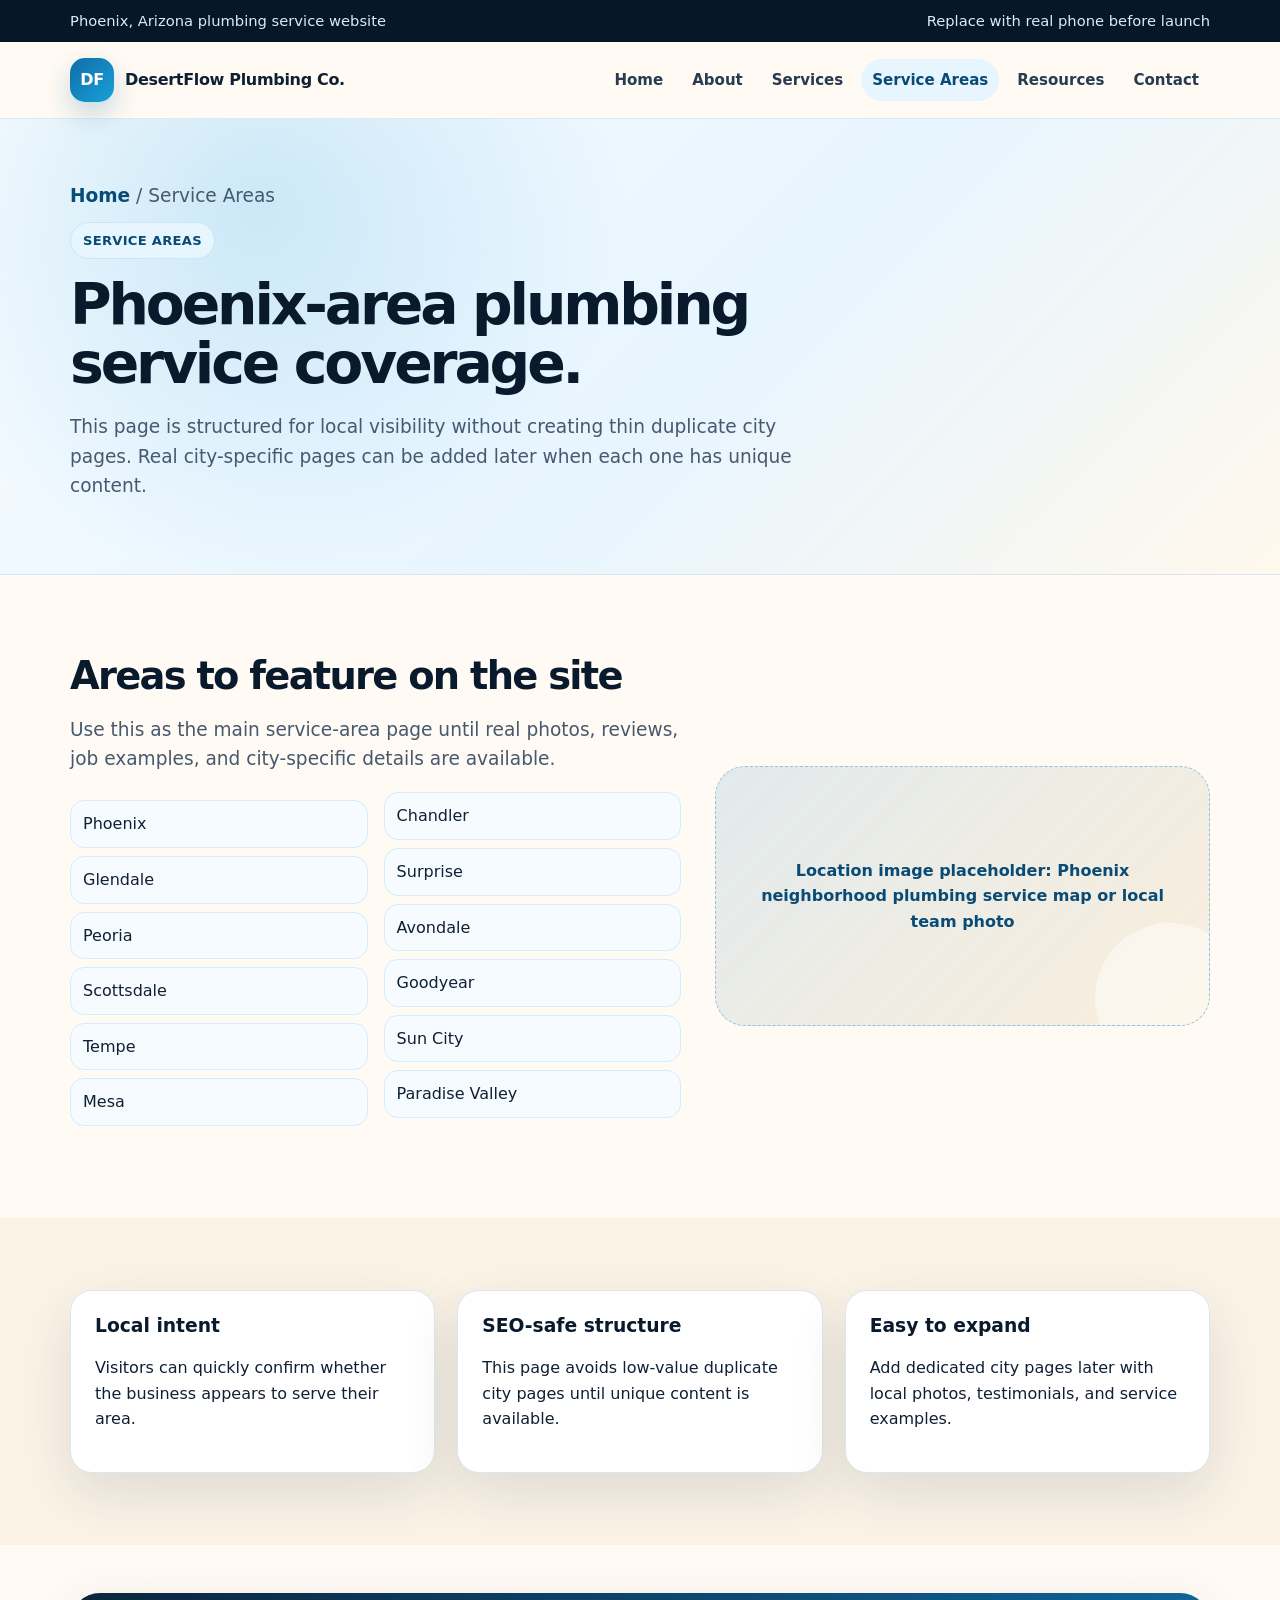
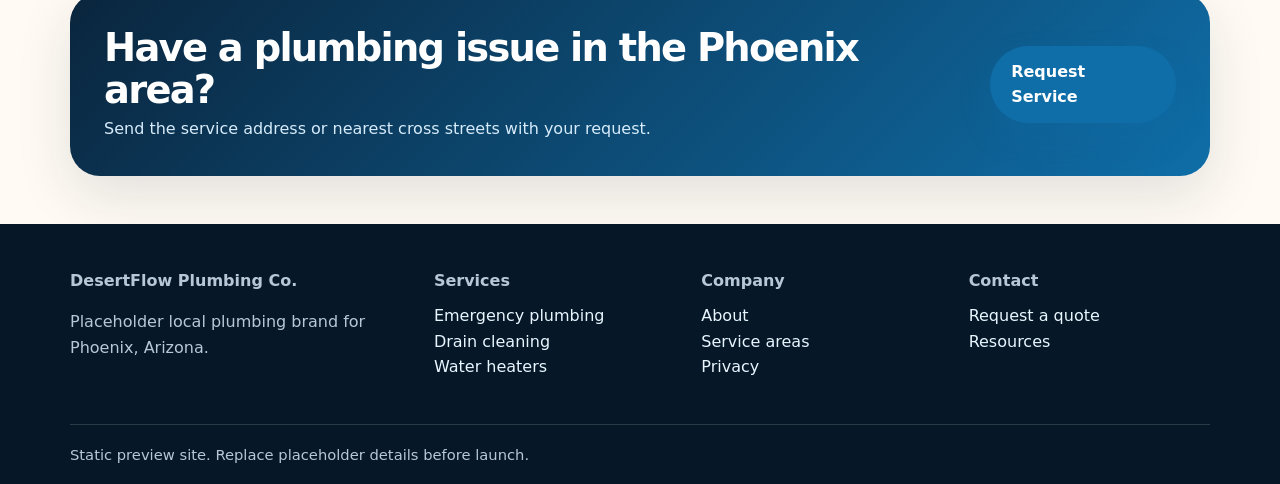
<file: service-areas.html>
<!doctype html>
<html lang="en">
<head>
  <meta charset="utf-8">
  <meta name="viewport" content="width=device-width, initial-scale=1">
  <title>Phoenix Plumbing Service Areas | DesertFlow Plumbing Co.</title>
  <meta name="description" content="Phoenix-area plumbing service page covering Phoenix, Glendale, Peoria, Scottsdale, Tempe, Mesa, Chandler, Surprise, and nearby communities.">
  <link rel="stylesheet" href="assets/css/styles.css">
</head>
<body>
  <a class="skip-link" href="#main">Skip to content</a>
  <div class="topbar"><div class="container"><span>Phoenix, Arizona plumbing service website</span><span>Replace with real phone before launch</span></div></div>
  <header class="site-header"><nav class="container nav" aria-label="Main navigation"><a class="brand" href="index.html"><span class="brand-mark">DF</span><span>DesertFlow Plumbing Co.</span></a><div class="nav-links"><a href="index.html">Home</a><a href="about.html">About</a><a href="services.html">Services</a><a aria-current="page" href="service-areas.html">Service Areas</a><a href="resources.html">Resources</a><a href="contact.html">Contact</a></div></nav></header>
  <main id="main">
    <section class="page-hero"><div class="container"><p class="breadcrumbs"><a href="index.html">Home</a> / Service Areas</p><span class="eyebrow">Service Areas</span><h1>Phoenix-area plumbing service coverage.</h1><p>This page is structured for local visibility without creating thin duplicate city pages. Real city-specific pages can be added later when each one has unique content.</p></div></section>
    <section class="section"><div class="container two-col"><div><h2>Areas to feature on the site</h2><p class="lead">Use this as the main service-area page until real photos, reviews, job examples, and city-specific details are available.</p><ul class="area-list"><li>Phoenix</li><li>Glendale</li><li>Peoria</li><li>Scottsdale</li><li>Tempe</li><li>Mesa</li><li>Chandler</li><li>Surprise</li><li>Avondale</li><li>Goodyear</li><li>Sun City</li><li>Paradise Valley</li></ul></div><div class="placeholder"><span>Location image placeholder: Phoenix neighborhood plumbing service map or local team photo</span></div></div></section>
    <section class="section alt"><div class="container grid-3"><article class="card"><h3>Local intent</h3><p>Visitors can quickly confirm whether the business appears to serve their area.</p></article><article class="card"><h3>SEO-safe structure</h3><p>This page avoids low-value duplicate city pages until unique content is available.</p></article><article class="card"><h3>Easy to expand</h3><p>Add dedicated city pages later with local photos, testimonials, and service examples.</p></article></div></section>
    <section class="section compact"><div class="container cta-band"><div><h2>Have a plumbing issue in the Phoenix area?</h2><p>Send the service address or nearest cross streets with your request.</p></div><a class="btn btn-primary" href="contact.html">Request Service</a></div></section>
  </main>
  <footer class="site-footer"><div class="container footer-grid"><div><p class="footer-title">DesertFlow Plumbing Co.</p><p>Placeholder local plumbing brand for Phoenix, Arizona.</p></div><div><p class="footer-title">Services</p><a href="emergency-plumbing.html">Emergency plumbing</a><br><a href="drain-cleaning.html">Drain cleaning</a><br><a href="water-heater-repair.html">Water heaters</a></div><div><p class="footer-title">Company</p><a href="about.html">About</a><br><a href="service-areas.html">Service areas</a><br><a href="privacy.html">Privacy</a></div><div><p class="footer-title">Contact</p><a href="contact.html">Request a quote</a><br><a href="resources.html">Resources</a></div></div><div class="container copyright">Static preview site. Replace placeholder details before launch.</div></footer>
</body>
</html>
</file>
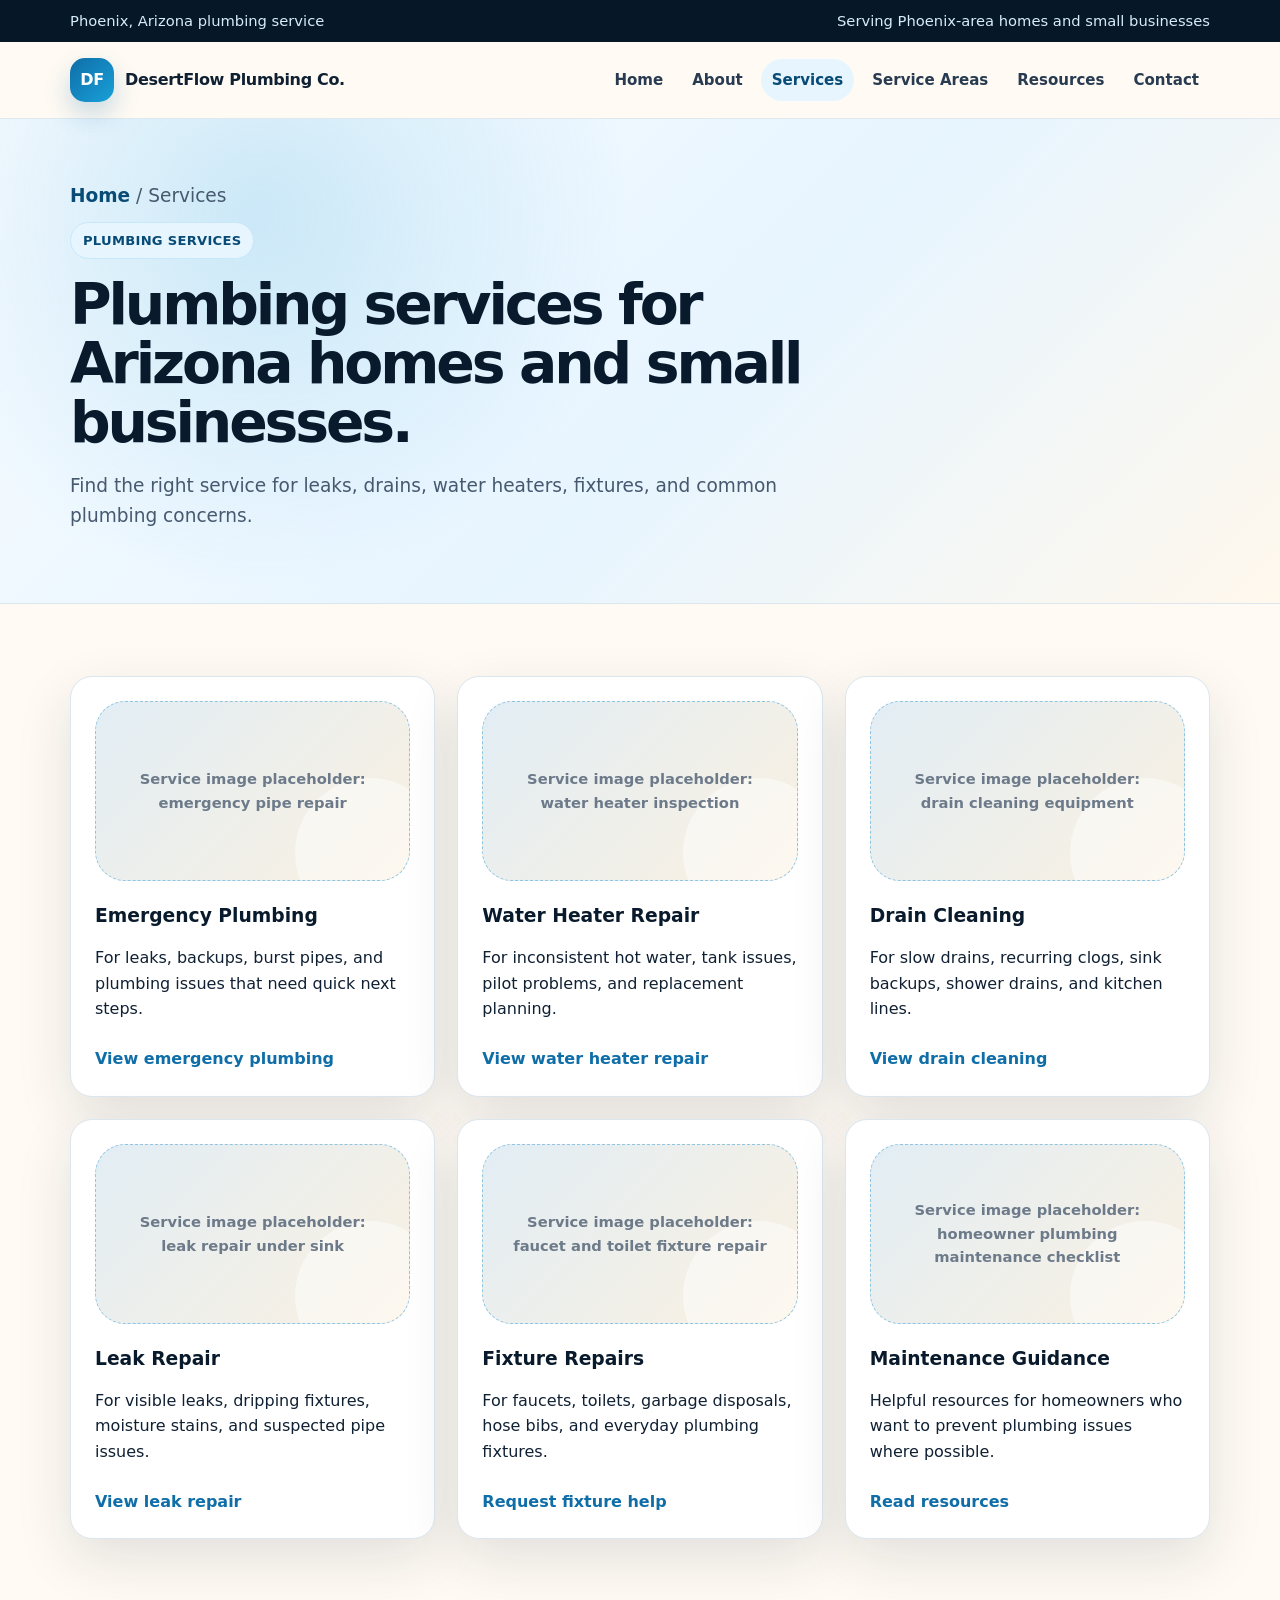
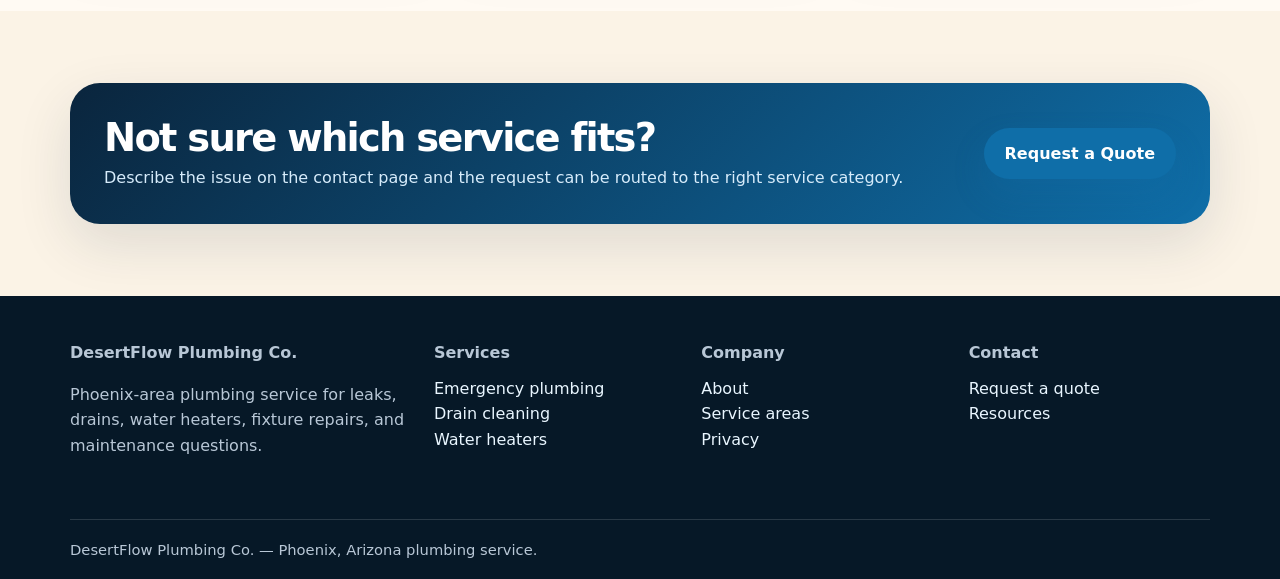
<file: services.html>
<!doctype html>
<html lang="en">
<head>
  <meta charset="utf-8">
  <meta name="viewport" content="width=device-width, initial-scale=1">
  <title>Plumbing Services in Phoenix, AZ | DesertFlow Plumbing Co.</title>
  <meta name="description" content="Explore Phoenix plumbing services including emergency plumbing, drain cleaning, leak repair, water heater repair, fixture repairs, and maintenance guidance.">
  <link rel="stylesheet" href="assets/css/styles.css">
  <style>
    .services-grid .service-card .placeholder { margin-bottom: 24px; }
    .services-grid .service-card h3 { margin-top: 0; }
  </style>
</head>
<body>
  <a class="skip-link" href="#main">Skip to content</a>
  <div class="topbar"><div class="container"><span>Phoenix, Arizona plumbing service</span><span>Serving Phoenix-area homes and small businesses</span></div></div>
  <header class="site-header">
    <nav class="container nav" aria-label="Main navigation">
      <a class="brand" href="index.html"><span class="brand-mark">DF</span><span>DesertFlow Plumbing Co.</span></a>
      <div class="nav-links">
        <a href="index.html">Home</a>
        <a href="about.html">About</a>
        <a aria-current="page" href="services.html">Services</a>
        <a href="service-areas.html">Service Areas</a>
        <a href="resources.html">Resources</a>
        <a href="contact.html">Contact</a>
      </div>
    </nav>
  </header>

  <main id="main">
    <section class="page-hero">
      <div class="container">
        <p class="breadcrumbs"><a href="index.html">Home</a> / Services</p>
        <span class="eyebrow">Plumbing Services</span>
        <h1>Plumbing services for Arizona homes and small businesses.</h1>
        <p>Find the right service for leaks, drains, water heaters, fixtures, and common plumbing concerns.</p>
      </div>
    </section>

    <section class="section">
      <div class="container grid-3 services-grid">
        <article class="service-card">
          <div class="placeholder small"><span>Service image placeholder: emergency pipe repair</span></div>
          <h3>Emergency Plumbing</h3>
          <p>For leaks, backups, burst pipes, and plumbing issues that need quick next steps.</p>
          <a href="emergency-plumbing.html">View emergency plumbing</a>
        </article>
        <article class="service-card">
          <div class="placeholder small"><span>Service image placeholder: water heater inspection</span></div>
          <h3>Water Heater Repair</h3>
          <p>For inconsistent hot water, tank issues, pilot problems, and replacement planning.</p>
          <a href="water-heater-repair.html">View water heater repair</a>
        </article>
        <article class="service-card">
          <div class="placeholder small"><span>Service image placeholder: drain cleaning equipment</span></div>
          <h3>Drain Cleaning</h3>
          <p>For slow drains, recurring clogs, sink backups, shower drains, and kitchen lines.</p>
          <a href="drain-cleaning.html">View drain cleaning</a>
        </article>
        <article class="service-card">
          <div class="placeholder small"><span>Service image placeholder: leak repair under sink</span></div>
          <h3>Leak Repair</h3>
          <p>For visible leaks, dripping fixtures, moisture stains, and suspected pipe issues.</p>
          <a href="leak-repair.html">View leak repair</a>
        </article>
        <article class="service-card">
          <div class="placeholder small"><span>Service image placeholder: faucet and toilet fixture repair</span></div>
          <h3>Fixture Repairs</h3>
          <p>For faucets, toilets, garbage disposals, hose bibs, and everyday plumbing fixtures.</p>
          <a href="contact.html">Request fixture help</a>
        </article>
        <article class="service-card">
          <div class="placeholder small"><span>Service image placeholder: homeowner plumbing maintenance checklist</span></div>
          <h3>Maintenance Guidance</h3>
          <p>Helpful resources for homeowners who want to prevent plumbing issues where possible.</p>
          <a href="resources.html">Read resources</a>
        </article>
      </div>
    </section>

    <section class="section alt">
      <div class="container cta-band">
        <div>
          <h2>Not sure which service fits?</h2>
          <p>Describe the issue on the contact page and the request can be routed to the right service category.</p>
        </div>
        <a class="btn btn-primary" href="contact.html">Request a Quote</a>
      </div>
    </section>
  </main>

  <footer class="site-footer">
    <div class="container footer-grid">
      <div><p class="footer-title">DesertFlow Plumbing Co.</p><p>Phoenix-area plumbing service for leaks, drains, water heaters, fixture repairs, and maintenance questions.</p></div>
      <div><p class="footer-title">Services</p><a href="emergency-plumbing.html">Emergency plumbing</a><br><a href="drain-cleaning.html">Drain cleaning</a><br><a href="water-heater-repair.html">Water heaters</a></div>
      <div><p class="footer-title">Company</p><a href="about.html">About</a><br><a href="service-areas.html">Service areas</a><br><a href="privacy.html">Privacy</a></div>
      <div><p class="footer-title">Contact</p><a href="contact.html">Request a quote</a><br><a href="resources.html">Resources</a></div>
    </div>
    <div class="container copyright">DesertFlow Plumbing Co. — Phoenix, Arizona plumbing service.</div>
  </footer>
</body>
</html>
</file>
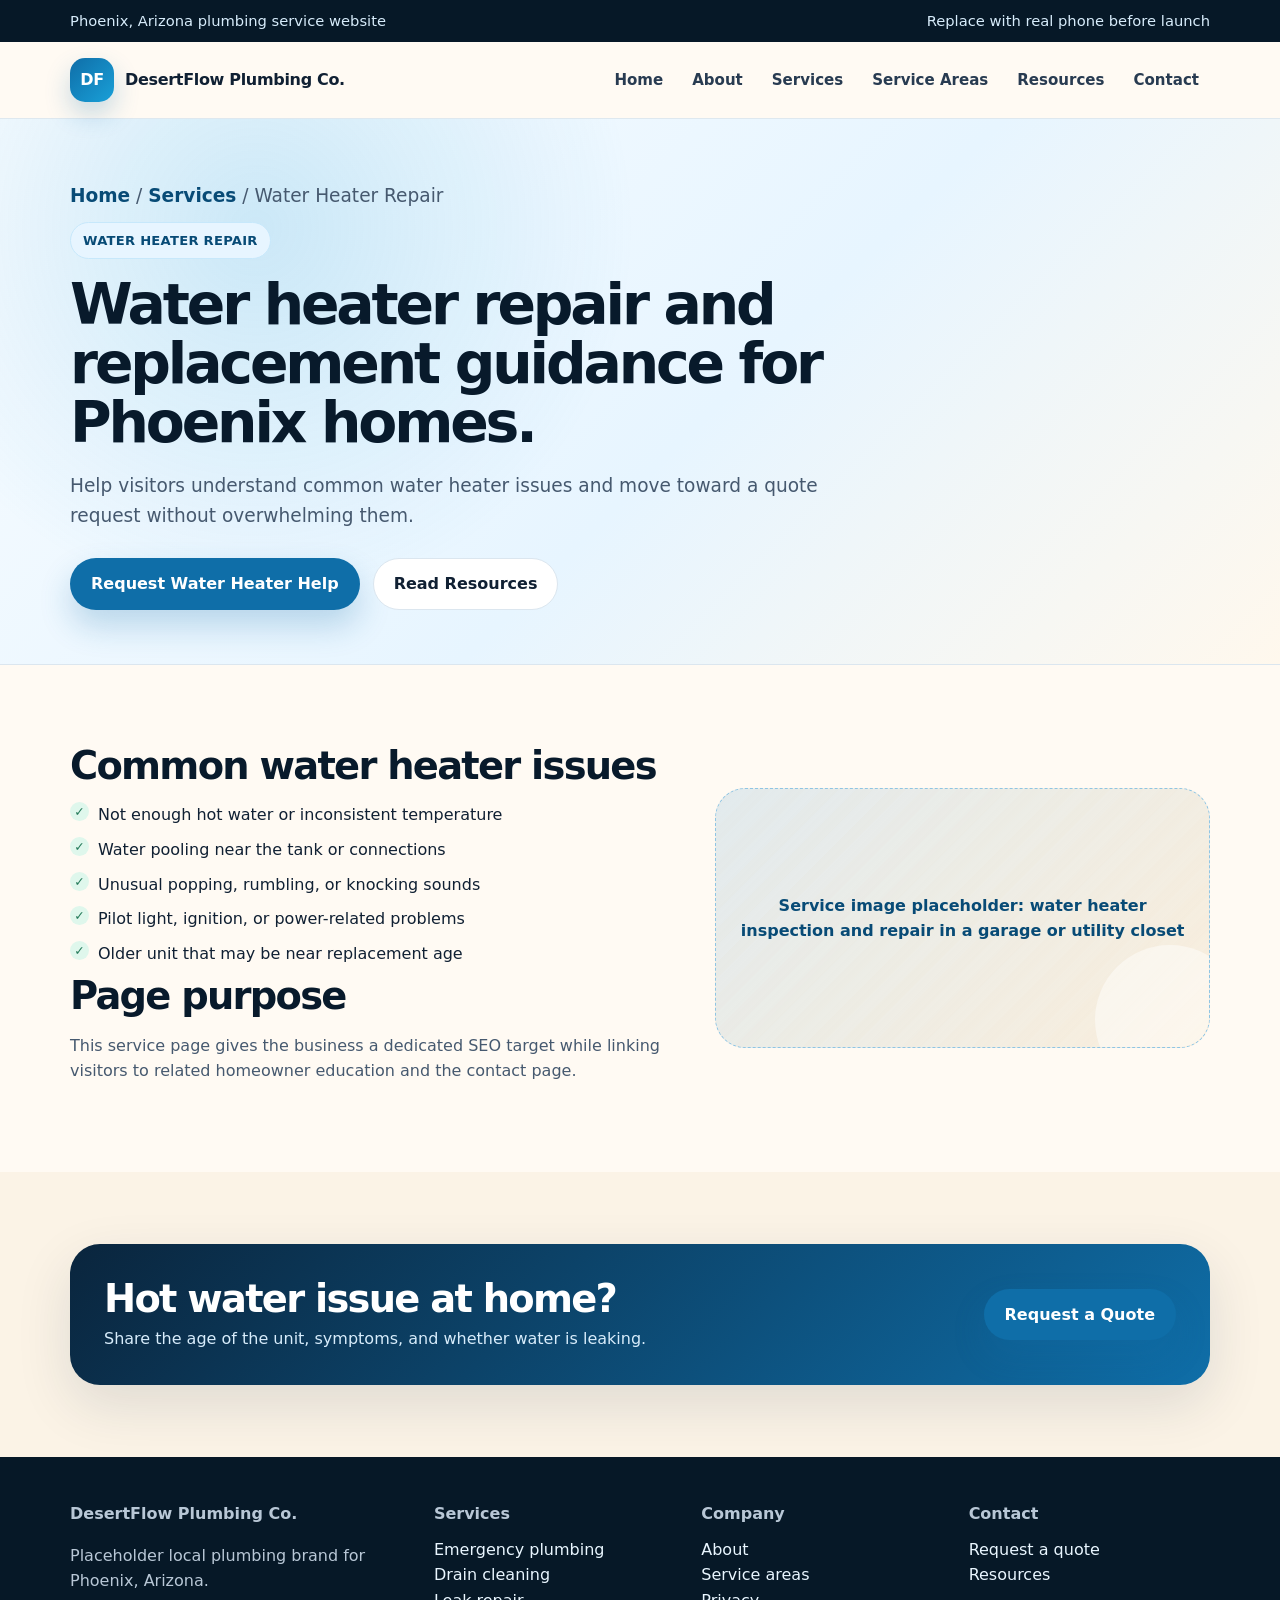
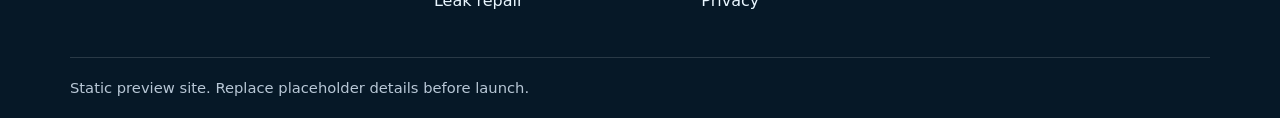
<file: water-heater-repair.html>
<!doctype html>
<html lang="en">
<head>
  <meta charset="utf-8">
  <meta name="viewport" content="width=device-width, initial-scale=1">
  <title>Water Heater Repair in Phoenix, AZ | DesertFlow Plumbing Co.</title>
  <meta name="description" content="Phoenix water heater repair page for inconsistent hot water, leaking tanks, noisy units, pilot problems, and replacement planning.">
  <link rel="stylesheet" href="assets/css/styles.css">
</head>
<body>
  <a class="skip-link" href="#main">Skip to content</a>
  <div class="topbar"><div class="container"><span>Phoenix, Arizona plumbing service website</span><span>Replace with real phone before launch</span></div></div>
  <header class="site-header"><nav class="container nav" aria-label="Main navigation"><a class="brand" href="index.html"><span class="brand-mark">DF</span><span>DesertFlow Plumbing Co.</span></a><div class="nav-links"><a href="index.html">Home</a><a href="about.html">About</a><a href="services.html">Services</a><a href="service-areas.html">Service Areas</a><a href="resources.html">Resources</a><a href="contact.html">Contact</a></div></nav></header>
  <main id="main">
    <section class="page-hero"><div class="container"><p class="breadcrumbs"><a href="index.html">Home</a> / <a href="services.html">Services</a> / Water Heater Repair</p><span class="eyebrow">Water Heater Repair</span><h1>Water heater repair and replacement guidance for Phoenix homes.</h1><p>Help visitors understand common water heater issues and move toward a quote request without overwhelming them.</p><div class="hero-actions"><a class="btn btn-primary" href="contact.html">Request Water Heater Help</a><a class="btn btn-secondary" href="resources.html">Read Resources</a></div></div></section>
    <section class="section"><div class="container two-col"><div class="content"><h2>Common water heater issues</h2><ul class="check-list"><li>Not enough hot water or inconsistent temperature</li><li>Water pooling near the tank or connections</li><li>Unusual popping, rumbling, or knocking sounds</li><li>Pilot light, ignition, or power-related problems</li><li>Older unit that may be near replacement age</li></ul><h2>Page purpose</h2><p>This service page gives the business a dedicated SEO target while linking visitors to related homeowner education and the contact page.</p></div><div class="placeholder"><span>Service image placeholder: water heater inspection and repair in a garage or utility closet</span></div></div></section>
    <section class="section alt"><div class="container cta-band"><div><h2>Hot water issue at home?</h2><p>Share the age of the unit, symptoms, and whether water is leaking.</p></div><a class="btn btn-primary" href="contact.html">Request a Quote</a></div></section>
  </main>
  <footer class="site-footer"><div class="container footer-grid"><div><p class="footer-title">DesertFlow Plumbing Co.</p><p>Placeholder local plumbing brand for Phoenix, Arizona.</p></div><div><p class="footer-title">Services</p><a href="emergency-plumbing.html">Emergency plumbing</a><br><a href="drain-cleaning.html">Drain cleaning</a><br><a href="leak-repair.html">Leak repair</a></div><div><p class="footer-title">Company</p><a href="about.html">About</a><br><a href="service-areas.html">Service areas</a><br><a href="privacy.html">Privacy</a></div><div><p class="footer-title">Contact</p><a href="contact.html">Request a quote</a><br><a href="resources.html">Resources</a></div></div><div class="container copyright">Static preview site. Replace placeholder details before launch.</div></footer>
</body>
</html>
</file>
<file: assets/css/styles.css>
/*
  DesertFlow Plumbing Co. static website
  Clean, GitHub Pages-friendly CSS with no external dependencies.
*/
:root {
  --ink: #102033;
  --ink-soft: #46596f;
  --muted: #6d7a8a;
  --brand: #0f6ea8;
  --brand-dark: #084b76;
  --brand-soft: #e7f5ff;
  --sand: #fbf3e6;
  --sand-strong: #f4dfbd;
  --white: #ffffff;
  --line: #dbe6ef;
  --success: #247a59;
  --warning: #8a5a00;
  --shadow: 0 20px 55px rgba(15, 38, 64, 0.12);
  --radius-lg: 30px;
  --radius-md: 22px;
  --radius-sm: 14px;
  --container: 1140px;
}

* { box-sizing: border-box; }
html { scroll-behavior: smooth; }
body {
  margin: 0;
  font-family: Inter, ui-sans-serif, system-ui, -apple-system, BlinkMacSystemFont, "Segoe UI", Arial, sans-serif;
  color: var(--ink);
  background: #fffaf3;
  line-height: 1.6;
  text-rendering: optimizeLegibility;
}
img, svg { max-width: 100%; }
a { color: var(--brand); }
a:hover { color: var(--brand-dark); }
.container { width: min(var(--container), 92vw); margin: 0 auto; }
.skip-link {
  position: absolute;
  left: -999px;
  top: 12px;
  background: var(--ink);
  color: var(--white);
  padding: 10px 14px;
  border-radius: 999px;
  z-index: 100;
}
.skip-link:focus { left: 12px; }
.topbar {
  background: #061827;
  color: #d7ecfb;
  font-size: 0.92rem;
}
.topbar .container {
  display: flex;
  justify-content: space-between;
  gap: 18px;
  padding: 9px 0;
}
.site-header {
  position: sticky;
  top: 0;
  z-index: 50;
  background: rgba(255, 250, 243, 0.94);
  backdrop-filter: blur(14px);
  border-bottom: 1px solid rgba(219, 230, 239, 0.9);
}
.nav {
  display: flex;
  align-items: center;
  justify-content: space-between;
  gap: 24px;
  padding: 16px 0;
}
.brand {
  display: inline-flex;
  align-items: center;
  gap: 11px;
  color: var(--ink);
  text-decoration: none;
  font-weight: 900;
  letter-spacing: -0.02em;
}
.brand-mark {
  display: inline-grid;
  place-items: center;
  width: 44px;
  height: 44px;
  border-radius: 15px;
  color: var(--white);
  background: linear-gradient(135deg, var(--brand), #19a0d8);
  box-shadow: 0 12px 26px rgba(15, 110, 168, 0.24);
}
.nav-links {
  display: flex;
  align-items: center;
  flex-wrap: wrap;
  gap: 7px;
}
.nav-links a {
  color: #283b51;
  text-decoration: none;
  font-weight: 800;
  font-size: 0.94rem;
  padding: 9px 11px;
  border-radius: 999px;
}
.nav-links a:hover,
.nav-links a[aria-current="page"] {
  color: var(--brand-dark);
  background: var(--brand-soft);
}
.hero,
.page-hero {
  background:
    radial-gradient(circle at 20% 20%, rgba(49, 162, 216, 0.20), transparent 34%),
    linear-gradient(135deg, #f8fcff 0%, #e7f5ff 55%, #fff8ed 100%);
  border-bottom: 1px solid var(--line);
}
.hero { padding: 76px 0 70px; }
.page-hero { padding: 62px 0 54px; }
.hero-grid,
.split,
.two-col {
  display: grid;
  grid-template-columns: minmax(0, 1.05fr) minmax(320px, 0.85fr);
  gap: 34px;
  align-items: center;
}
.eyebrow,
.tag,
.pill {
  display: inline-flex;
  align-items: center;
  width: fit-content;
  gap: 8px;
  border-radius: 999px;
  background: var(--brand-soft);
  color: var(--brand-dark);
  border: 1px solid #c7e8fb;
  padding: 7px 12px;
  font-weight: 900;
  font-size: 0.82rem;
  letter-spacing: 0.02em;
  text-transform: uppercase;
}
.hero h1,
.page-hero h1 {
  margin: 16px 0;
  max-width: 850px;
  color: #081a2b;
  font-size: clamp(2.35rem, 5vw, 3.55rem);
  line-height: 1.04;
  letter-spacing: -0.055em;
}
.hero p,
.page-hero p,
.lead {
  color: var(--ink-soft);
  font-size: clamp(1.02rem, 1.6vw, 1.16rem);
  max-width: 760px;
}
.hero-actions,
.action-row {
  display: flex;
  gap: 13px;
  flex-wrap: wrap;
  margin-top: 28px;
}
.btn {
  display: inline-flex;
  align-items: center;
  justify-content: center;
  gap: 8px;
  min-height: 46px;
  padding: 12px 20px;
  border-radius: 999px;
  border: 1px solid transparent;
  text-decoration: none;
  font-weight: 900;
  cursor: pointer;
}
.btn-primary {
  background: var(--brand);
  color: var(--white);
  box-shadow: 0 16px 32px rgba(15, 110, 168, 0.24);
}
.btn-primary:hover { background: var(--brand-dark); color: var(--white); }
.btn-secondary {
  background: var(--white);
  color: var(--ink);
  border-color: var(--line);
}
.btn-secondary:hover { border-color: #a8c4d8; color: var(--brand-dark); }
.btn-dark {
  background: var(--ink);
  color: var(--white);
}
.btn-dark:hover { background: #061827; color: var(--white); }
.hero-card,
.card,
.service-card,
.resource-card,
.contact-card,
.notice,
.form-card {
  background: var(--white);
  border: 1px solid var(--line);
  border-radius: var(--radius-md);
  box-shadow: var(--shadow);
}
.hero-card { padding: 24px; }
.card,
.service-card,
.resource-card,
.contact-card,
.notice,
.form-card { padding: 24px; }
.card h3,
.service-card h3,
.resource-card h3,
.contact-card h3,
.hero-card h2 { margin-top: 0; color: #081a2b; line-height: 1.15; }
.placeholder {
  position: relative;
  display: grid;
  place-items: center;
  min-height: 260px;
  padding: 24px;
  overflow: hidden;
  border: 1px dashed #8fc5e4;
  border-radius: var(--radius-lg);
  background:
    linear-gradient(135deg, rgba(15, 110, 168, 0.12), rgba(244, 223, 189, 0.45)),
    repeating-linear-gradient(-45deg, rgba(255,255,255,0.36) 0 12px, rgba(255,255,255,0.12) 12px 24px);
  color: var(--brand-dark);
  text-align: center;
  font-weight: 900;
}
.placeholder.small { min-height: 180px; }
.placeholder::before {
  content: "";
  position: absolute;
  width: 150px;
  height: 150px;
  border-radius: 999px;
  background: rgba(255, 255, 255, 0.45);
  right: -36px;
  bottom: -48px;
}
.placeholder span { position: relative; z-index: 1; }
.stats {
  display: grid;
  grid-template-columns: repeat(3, 1fr);
  gap: 12px;
  margin-top: 22px;
}
.stat {
  padding: 14px;
  border-radius: 18px;
  background: #f5fbff;
  border: 1px solid #d7ecfb;
}
.stat strong { display: block; font-size: 1.2rem; color: var(--brand-dark); }
.section { padding: 72px 0; }
.section.alt { background: var(--sand); }
.section.compact { padding: 48px 0; }
.section-head {
  display: flex;
  align-items: end;
  justify-content: space-between;
  gap: 24px;
  margin-bottom: 30px;
}
.section h2,
.content h2 {
  margin: 8px 0 0;
  color: #081a2b;
  font-size: clamp(1.8rem, 3vw, 2.65rem);
  line-height: 1.08;
  letter-spacing: -0.045em;
}
.grid-3 { display: grid; grid-template-columns: repeat(3, 1fr); gap: 22px; }
.grid-2 { display: grid; grid-template-columns: repeat(2, 1fr); gap: 22px; }
.grid-4 { display: grid; grid-template-columns: repeat(4, 1fr); gap: 18px; }
.service-card,
.resource-card,
.card { transition: transform 160ms ease, box-shadow 160ms ease; }
.service-card:hover,
.resource-card:hover,
.card:hover { transform: translateY(-3px); box-shadow: 0 24px 65px rgba(15, 38, 64, 0.15); }
.service-card a,
.resource-card a,
.card-link {
  display: inline-flex;
  margin-top: 8px;
  font-weight: 900;
  text-decoration: none;
}
.check-list,
.clean-list { margin: 16px 0 0; padding: 0; list-style: none; }
.check-list li,
.clean-list li {
  position: relative;
  padding-left: 28px;
  margin: 9px 0;
}
.check-list li::before,
.clean-list li::before {
  content: "✓";
  position: absolute;
  left: 0;
  top: 0;
  display: inline-grid;
  place-items: center;
  width: 19px;
  height: 19px;
  border-radius: 50%;
  background: #dff7ec;
  color: var(--success);
  font-size: 0.78rem;
  font-weight: 900;
}
.breadcrumbs { margin: 0 0 12px; color: var(--muted); font-size: 0.92rem; }
.breadcrumbs a { color: var(--brand-dark); text-decoration: none; font-weight: 800; }
.cta-band {
  display: flex;
  align-items: center;
  justify-content: space-between;
  gap: 24px;
  padding: 34px;
  border-radius: var(--radius-lg);
  background: linear-gradient(135deg, #0a253d, #0f6ea8);
  color: var(--white);
  box-shadow: var(--shadow);
}
.cta-band h2 { color: var(--white); margin: 0 0 6px; }
.cta-band p { margin: 0; color: #d7ecfb; }
.area-list {
  columns: 2;
  padding-left: 0;
  list-style: none;
}
.area-list li {
  break-inside: avoid;
  margin: 8px 0;
  padding: 10px 12px;
  border-radius: 14px;
  background: #f6fbff;
  border: 1px solid #d7ecfb;
}
.form {
  display: grid;
  gap: 14px;
}
.form-row { display: grid; grid-template-columns: 1fr 1fr; gap: 14px; }
label { font-weight: 900; color: #20354b; }
input,
select,
textarea {
  width: 100%;
  margin-top: 6px;
  padding: 13px 14px;
  border: 1px solid #cad8e4;
  border-radius: var(--radius-sm);
  background: #ffffff;
  color: var(--ink);
  font: inherit;
}
textarea { min-height: 130px; resize: vertical; }
input:focus,
select:focus,
textarea:focus {
  outline: 3px solid rgba(15, 110, 168, 0.18);
  border-color: var(--brand);
}
.form-note,
.small { color: var(--muted); font-size: 0.92rem; }
.notice {
  background: #fff7e4;
  border-color: #efd08a;
  color: #513700;
  box-shadow: none;
}
.content {
  max-width: 820px;
}
.content p { color: var(--ink-soft); }
.inline-nav {
  display: flex;
  flex-wrap: wrap;
  gap: 10px;
  margin-top: 18px;
}
.inline-nav a {
  padding: 8px 12px;
  border-radius: 999px;
  background: var(--white);
  border: 1px solid var(--line);
  text-decoration: none;
  font-weight: 800;
}
.site-footer {
  background: #061827;
  color: var(--white);
}
.footer-grid {
  display: grid;
  grid-template-columns: 1.4fr repeat(3, 1fr);
  gap: 26px;
  padding: 44px 0;
}
.footer-title { font-weight: 900; margin: 0 0 10px; }
.site-footer p { color: #b8c7d6; }
.site-footer a { color: #e9f6ff; text-decoration: none; }
.site-footer a:hover { text-decoration: underline; }
.copyright {
  border-top: 1px solid rgba(255, 255, 255, 0.14);
  color: #b8c7d6;
  padding: 18px 0;
  font-size: 0.92rem;
}
@media (max-width: 920px) {
  .topbar .container,
  .nav,
  .section-head,
  .cta-band { align-items: flex-start; flex-direction: column; }
  .nav-links { width: 100%; }
  .hero-grid,
  .split,
  .two-col,
  .grid-3,
  .grid-4,
  .footer-grid { grid-template-columns: 1fr; }
  .grid-2 { grid-template-columns: 1fr; }
  .hero { padding: 56px 0; }
  .page-hero { padding: 46px 0; }
  .placeholder { min-height: 220px; }
}
@media (max-width: 560px) {
  .container { width: min(100% - 28px, var(--container)); }
  .topbar { font-size: 0.84rem; }
  .nav-links a { padding: 8px 9px; }
  .hero h1,
  .page-hero h1 { font-size: clamp(2rem, 12vw, 2.55rem); }
  .hero-actions,
  .action-row { flex-direction: column; }
  .btn { width: 100%; }
  .section { padding: 50px 0; }
  .card,
  .service-card,
  .resource-card,
  .contact-card,
  .form-card { padding: 20px; }
  .form-row,
  .stats { grid-template-columns: 1fr; }
  .area-list { columns: 1; }
}
@media (prefers-reduced-motion: reduce) {
  *, *::before, *::after { scroll-behavior: auto !important; transition: none !important; }
}
</file>
